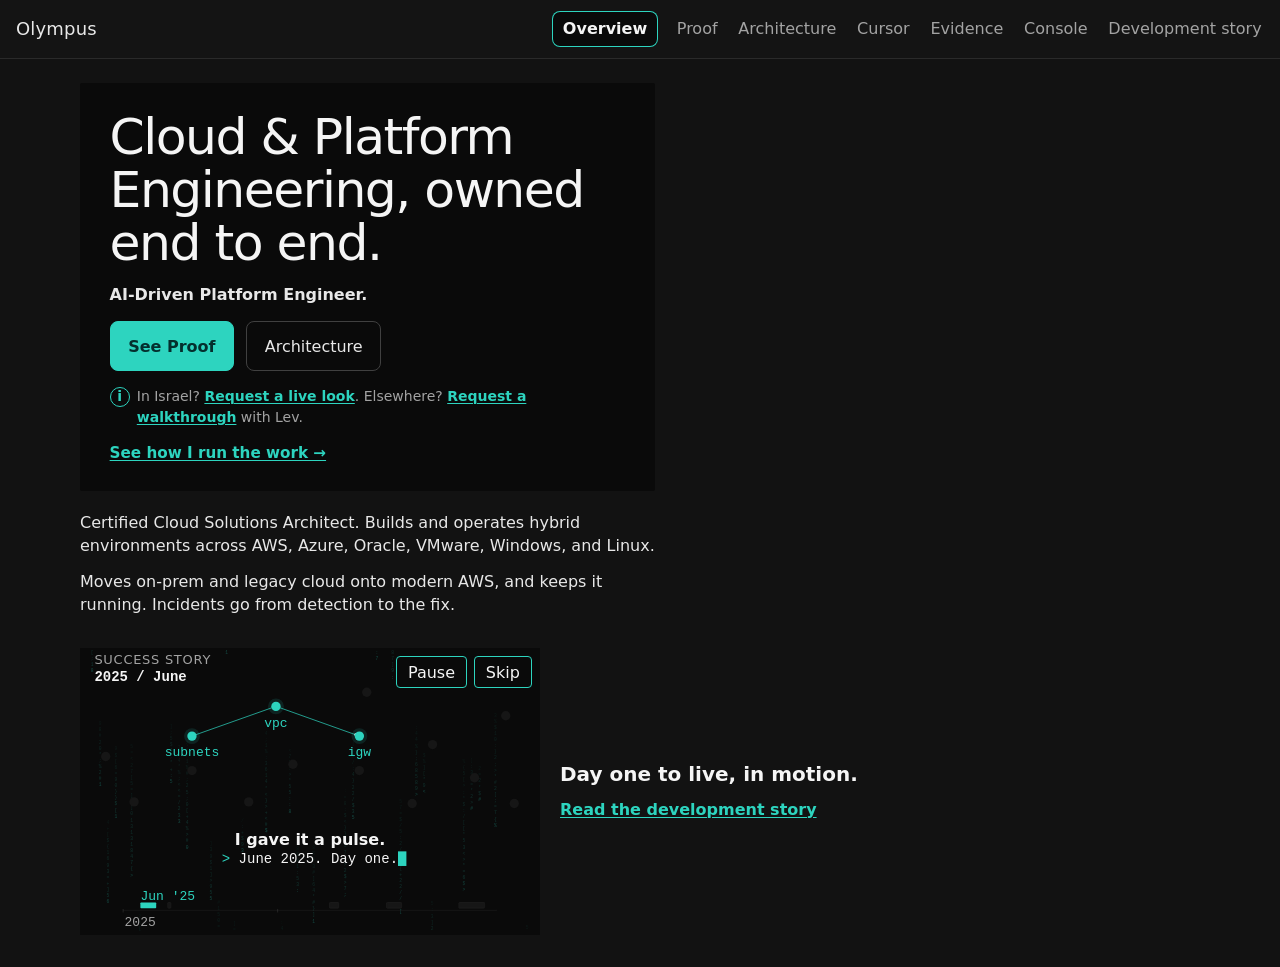
<file: olympus/index.html>
<!DOCTYPE html>
<html lang="en">
<head>
  <meta charset="utf-8">
  <meta name="viewport" content="width=device-width, initial-scale=1">
  <meta name="color-scheme" content="dark">
  <title>Olympus — Overview</title>
  <link rel="stylesheet" href="styles.css">
</head>
<body class="page-overview">
  <a class="skip-link" href="#main">Skip to content</a>
  <header class="site-header">
    <div class="header-inner">
      <a class="brand" href="index.html">Olympus</a>
      <nav class="site-nav" aria-label="Primary">
        <a href="index.html" aria-current="page">Overview</a>
        <a href="proof.html">Proof</a>
        <a href="architecture.html">Architecture</a>
        <a href="cursor/index.html">Cursor</a>
        <a href="evidence.html">Evidence</a>
        <a href="console.html">Console</a>
        <a href="development-story.html">Development story</a>
      </nav>
    </div>
  </header>
  <main id="main">
    <section class="commerce" aria-labelledby="hero-title">
      <div class="sell-card">
        <h1 id="hero-title">Cloud &amp; Platform Engineering, owned end to end.</h1>
        <p class="role">AI-Driven Platform Engineer.</p>
        <div class="hero-actions">
          <a class="btn btn-primary" href="proof.html">See Proof</a>
          <a class="btn" href="architecture.html">Architecture</a>
        </div>
        <p class="region-note">
          <span class="region-note-mark" aria-hidden="true">i</span>
          <span>In Israel? <a href="console.html?state=form&amp;where=IL">Request a live look</a>. Elsewhere? <a href="console.html?state=form&amp;where=elsewhere">Request a walkthrough</a> with Lev.</span>
        </p>
        <p class="run-work"><a href="cursor/index.html">See how I run the work →</a></p>
      </div>
      <div class="second-look">
        <p>Certified Cloud Solutions Architect. Builds and operates hybrid environments across AWS, Azure, Oracle, VMware, Windows, and Linux.</p>
        <p>Moves on-prem and legacy cloud onto modern AWS, and keeps it running. Incidents go from detection to the fix.</p>
      </div>
    </section>
    <section class="ov-story" aria-label="Development story">
      <div class="ds-stage" data-devstory data-variant="embed"></div>
      <div class="ov-story-copy">
        <p>Day one to live, in motion.</p>
        <a href="development-story.html">Read the development story</a>
      </div>
    </section>
  </main>
  <script src="console-data.js"></script>
  <script src="devstory.js"></script>
</body>
</html>
</file>
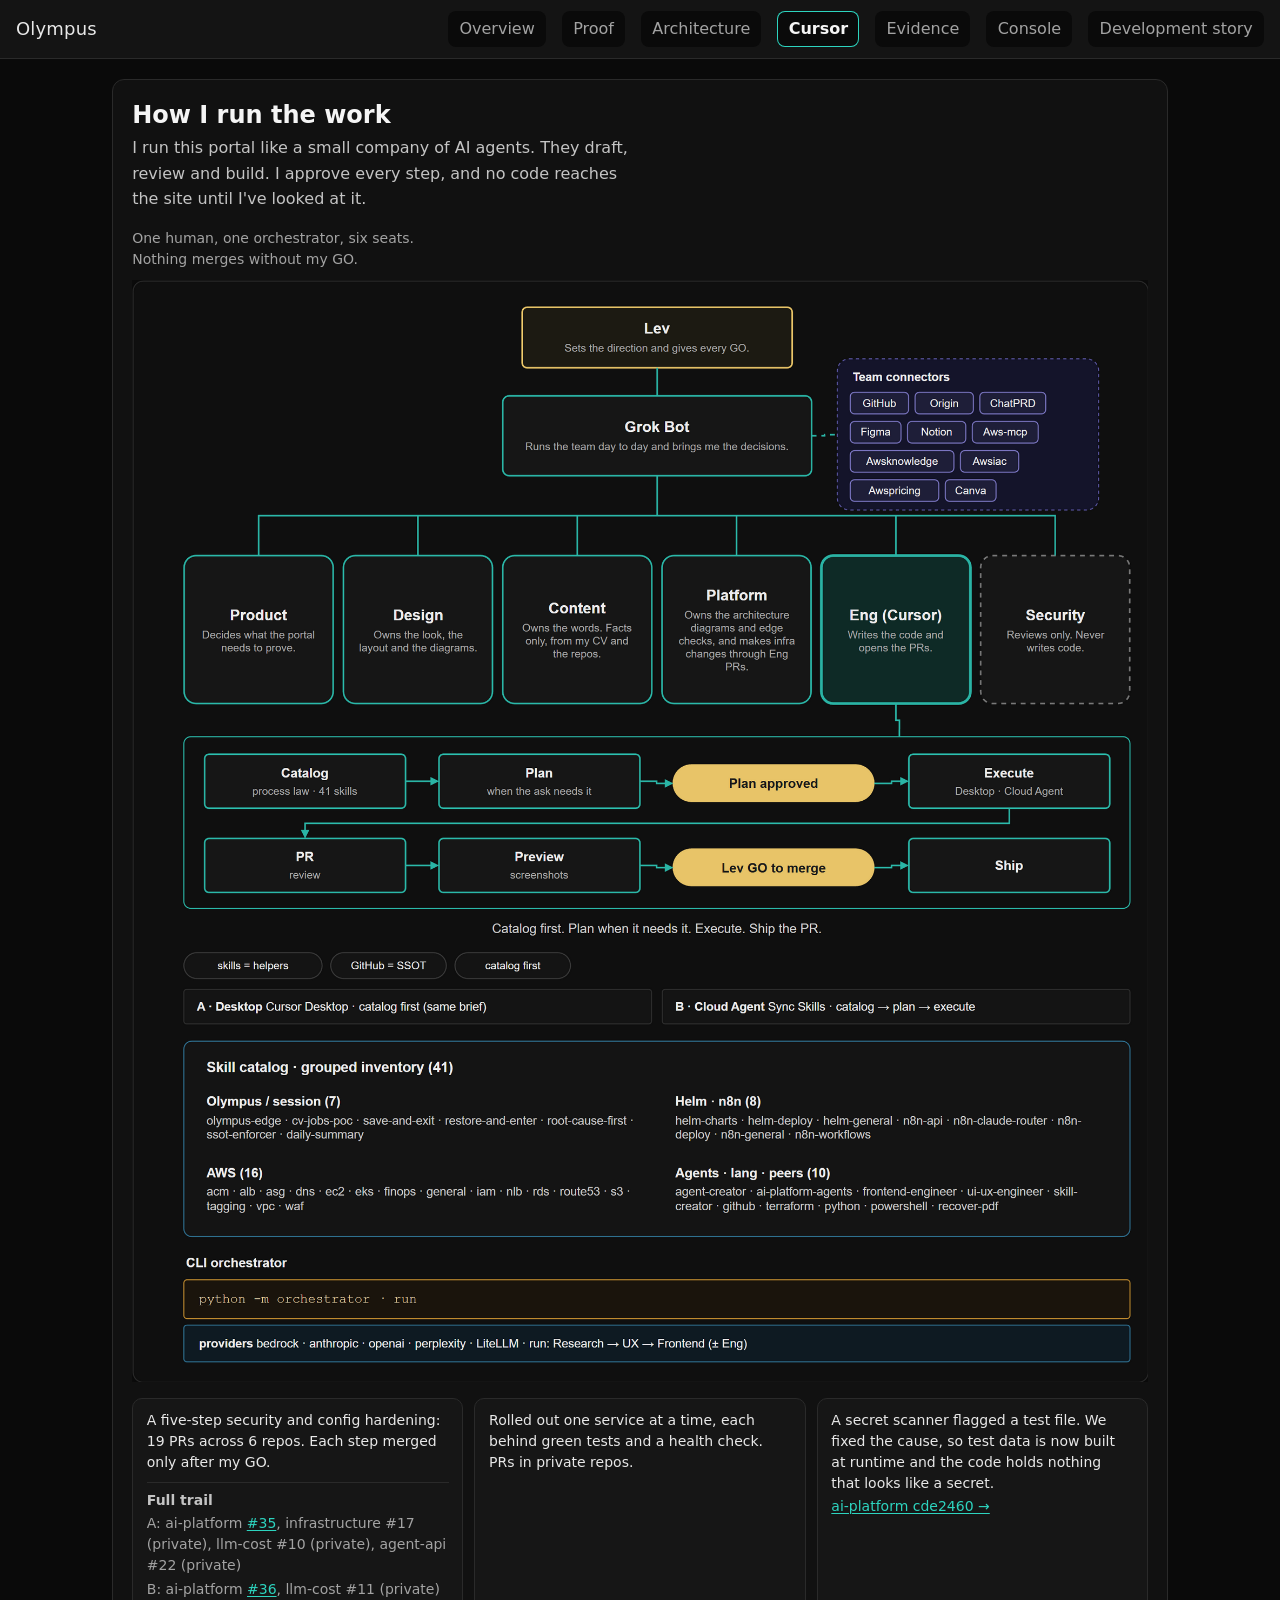
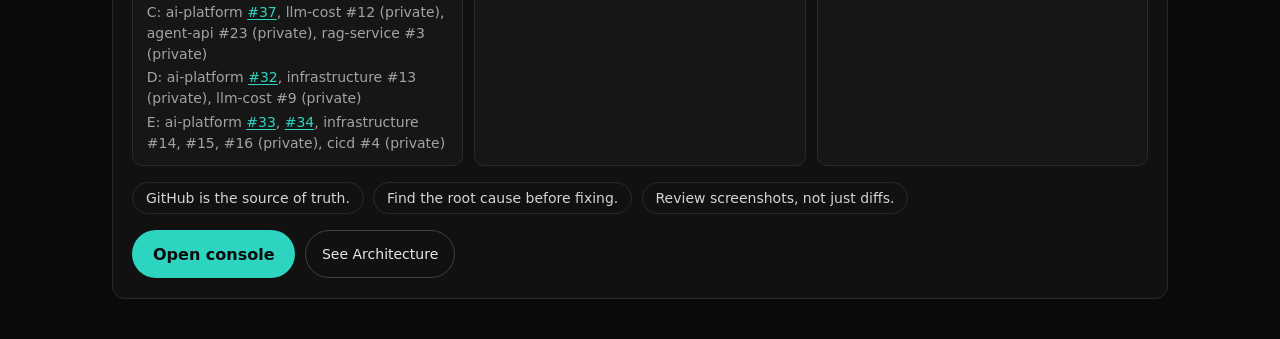
<file: olympus/cursor/index.html>
<!DOCTYPE html>
<html lang="en">
<head>
  <meta charset="utf-8">
  <meta name="viewport" content="width=device-width, initial-scale=1">
  <meta name="color-scheme" content="dark">
  <title>Olympus — Cursor</title>
  <link rel="stylesheet" href="../styles.css">
</head>
<body class="page-cursor">
  <a class="skip-link" href="#main">Skip to content</a>
  <header class="site-header">
    <div class="header-inner">
      <a class="brand" href="../index.html">Olympus</a>
      <nav class="site-nav" aria-label="Primary">
        <a href="../index.html">Overview</a>
        <a href="../proof.html">Proof</a>
        <a href="../architecture.html">Architecture</a>
        <a href="index.html" aria-current="page">Cursor</a>
        <a href="../evidence.html">Evidence</a>
        <a href="../console.html">Console</a>
        <a href="../development-story.html">Development story</a>
      </nav>
    </div>
  </header>
  <main id="main">
    <section class="run-card" aria-labelledby="run-title">
      <h1 id="run-title">How I run the work</h1>
      <p class="intro">I run this portal like a small company of AI agents. They draft, review and build. I approve every step, and no code reaches the site until I've looked at it.</p>
      <p class="subline">One human, one orchestrator, six seats.</p>
      <p class="subline">Nothing merges without my GO.</p>
      <figure class="cursor-diagram">
        <img
          src="../diagrams/olympus-agent-company-cursor-v5.png"
          width="1880"
          height="2040"
          alt="Lev sets the direction. Grok Bot runs the team beside the team connectors. Six seats: Product, Design, Content, Platform, Eng highlighted, Security dashed. Two-row flow: Catalog, Plan, Plan approved, Execute, then PR, Preview, Lev GO to merge, Ship. Grouped skill inventory 7, 16, 8, and 10. CLI orchestrator providers: bedrock, anthropic, openai, perplexity.">
      </figure>
      <ul class="proof-chips">
        <li>
          <p>A five-step security and config hardening: 19 PRs across 6 repos. Each step merged only after my GO.</p>
          <div class="trail">
            <p><strong>Full trail</strong></p>
            <p>A: ai-platform <a rel="noopener noreferrer" target="_blank" href="https://github.com/LevKesha/ai-platform/pull/35">#35</a>, infrastructure #17 (private), llm-cost #10 (private), agent-api #22 (private)</p>
            <p>B: ai-platform <a rel="noopener noreferrer" target="_blank" href="https://github.com/LevKesha/ai-platform/pull/36">#36</a>, llm-cost #11 (private)</p>
            <p>C: ai-platform <a rel="noopener noreferrer" target="_blank" href="https://github.com/LevKesha/ai-platform/pull/37">#37</a>, llm-cost #12 (private), agent-api #23 (private), rag-service #3 (private)</p>
            <p>D: ai-platform <a rel="noopener noreferrer" target="_blank" href="https://github.com/LevKesha/ai-platform/pull/32">#32</a>, infrastructure #13 (private), llm-cost #9 (private)</p>
            <p>E: ai-platform <a rel="noopener noreferrer" target="_blank" href="https://github.com/LevKesha/ai-platform/pull/33">#33</a>, <a rel="noopener noreferrer" target="_blank" href="https://github.com/LevKesha/ai-platform/pull/34">#34</a>, infrastructure #14, #15, #16 (private), cicd #4 (private)</p>
          </div>
        </li>
        <li>
          <p>Rolled out one service at a time, each behind green tests and a health check. PRs in private repos.</p>
        </li>
        <li>
          <p>A secret scanner flagged a test file. We fixed the cause, so test data is now built at runtime and the code holds nothing that looks like a secret.</p>
          <p><a rel="noopener noreferrer" target="_blank" href="https://github.com/LevKesha/ai-platform/commit/cde2460b9f810fb4b3369c86dcc910dcfec0a2dd">ai-platform cde2460 →</a></p>
        </li>
      </ul>
      <ul class="prin">
        <li>GitHub is the source of truth.</li>
        <li>Find the root cause before fixing.</li>
        <li>Review screenshots, not just diffs.</li>
      </ul>
      <div class="btnrow">
        <a class="btn btn-primary" href="../console.html">Open console</a>
        <a class="btn" href="../architecture.html">See Architecture</a>
      </div>
    </section>
  </main>
</body>
</html>
</file>
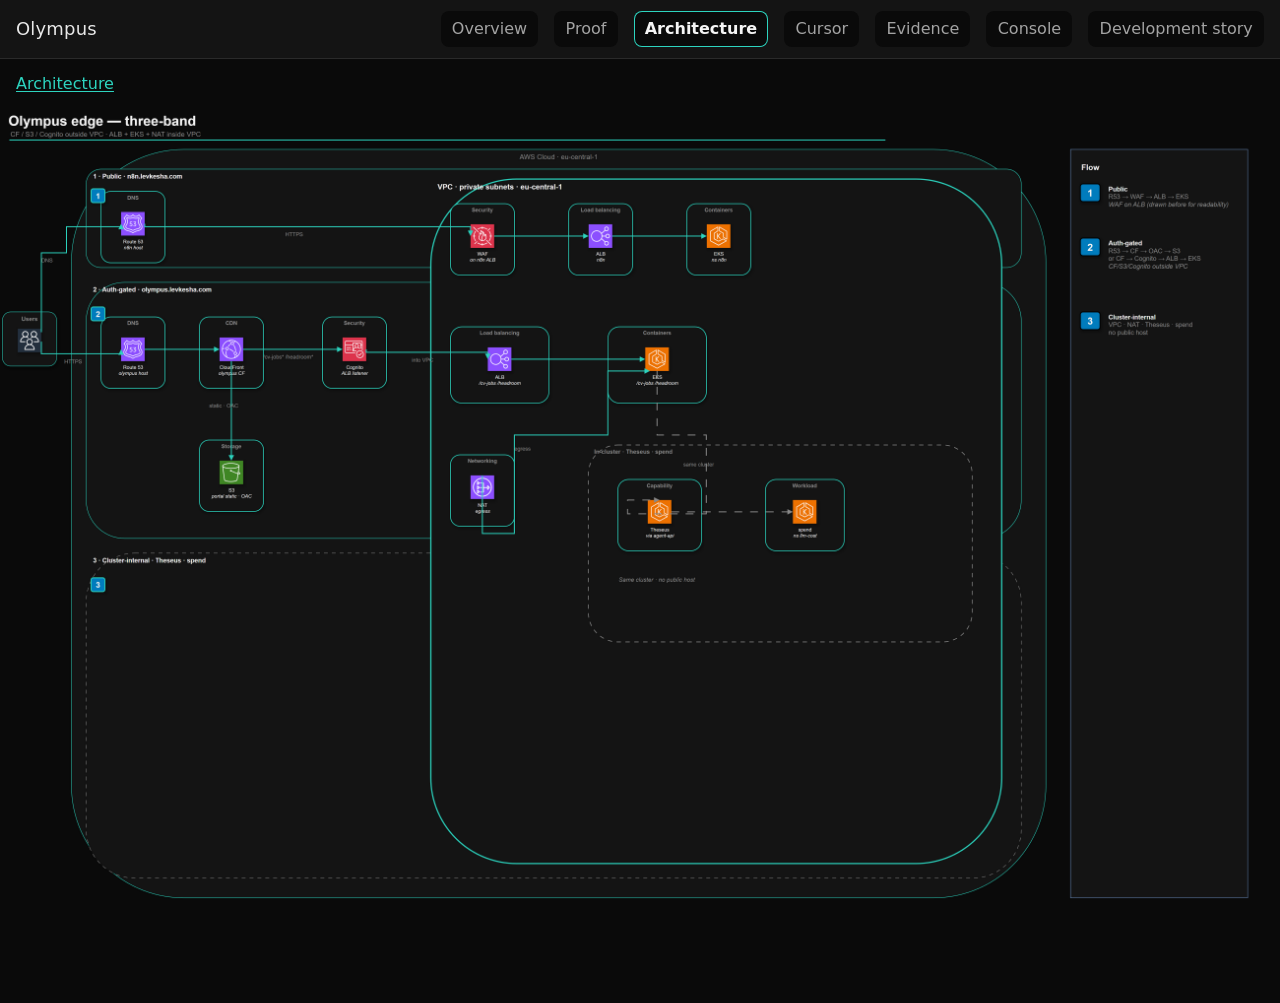
<file: olympus/architecture-view.html>
<!DOCTYPE html>
<html lang="en">
<head>
  <meta charset="utf-8">
  <meta name="viewport" content="width=device-width, initial-scale=1">
  <meta name="color-scheme" content="dark">
  <title>Olympus — Architecture</title>
  <link rel="stylesheet" href="styles.css">
</head>
<body class="page-arch-viewer">
  <a class="skip-link" href="#main">Skip to content</a>
  <header class="site-header">
    <div class="header-inner">
      <a class="brand" href="index.html">Olympus</a>
      <nav class="site-nav" aria-label="Primary">
        <a href="index.html">Overview</a>
        <a href="proof.html">Proof</a>
        <a href="architecture.html" aria-current="page">Architecture</a>
        <a href="cursor/index.html">Cursor</a>
        <a href="evidence.html">Evidence</a>
        <a href="console.html">Console</a>
        <a href="development-story.html">Development story</a>
      </nav>
    </div>
  </header>
  <main id="main">
    <p class="viewer-back"><a href="architecture.html">Architecture</a></p>
    <figure class="viewer-shot" id="edge">
      <img src="diagrams/edge-three-band-v4.png" alt="Olympus edge three-band: public, auth-gated, and cluster-internal. CloudFront and Cognito outside the VPC. ALB, EKS, and NAT inside eu-central-1.">
    </figure>
    <figure class="viewer-shot" id="cluster">
      <img src="diagrams/k8s-internal-hero-v4.png" alt="Inside the cluster on dev-cluster in eu-central-1. Ship lane from GitHub Actions to ECR to Helm. Runtime lane from ingress to agent-api, mcp-server, rag-service, and llm-spend.">
    </figure>
    <figure class="viewer-shot" id="cv-jobs">
      <img src="diagrams/b1-cv-jobs-seq-v4.png" alt="CV times Jobs sequence: Master CV, Fit, Tailor, TXT, through LiteLLM.">
    </figure>
    <figure class="viewer-shot" id="spend">
      <img src="diagrams/b2-cost-spend-loop-v4.png" alt="Spend loop in namespace llm-cost: llm-spend, Headroom savings, LiteLLM.">
    </figure>
    <figure class="viewer-shot" id="restore">
      <img src="diagrams/b3-soft-down-restore-v4.png" alt="Soft-down restore-and-enter on top. Teardown and restore-after-teardown below. ECR kept.">
    </figure>
  </main>
</body>
</html>
</file>
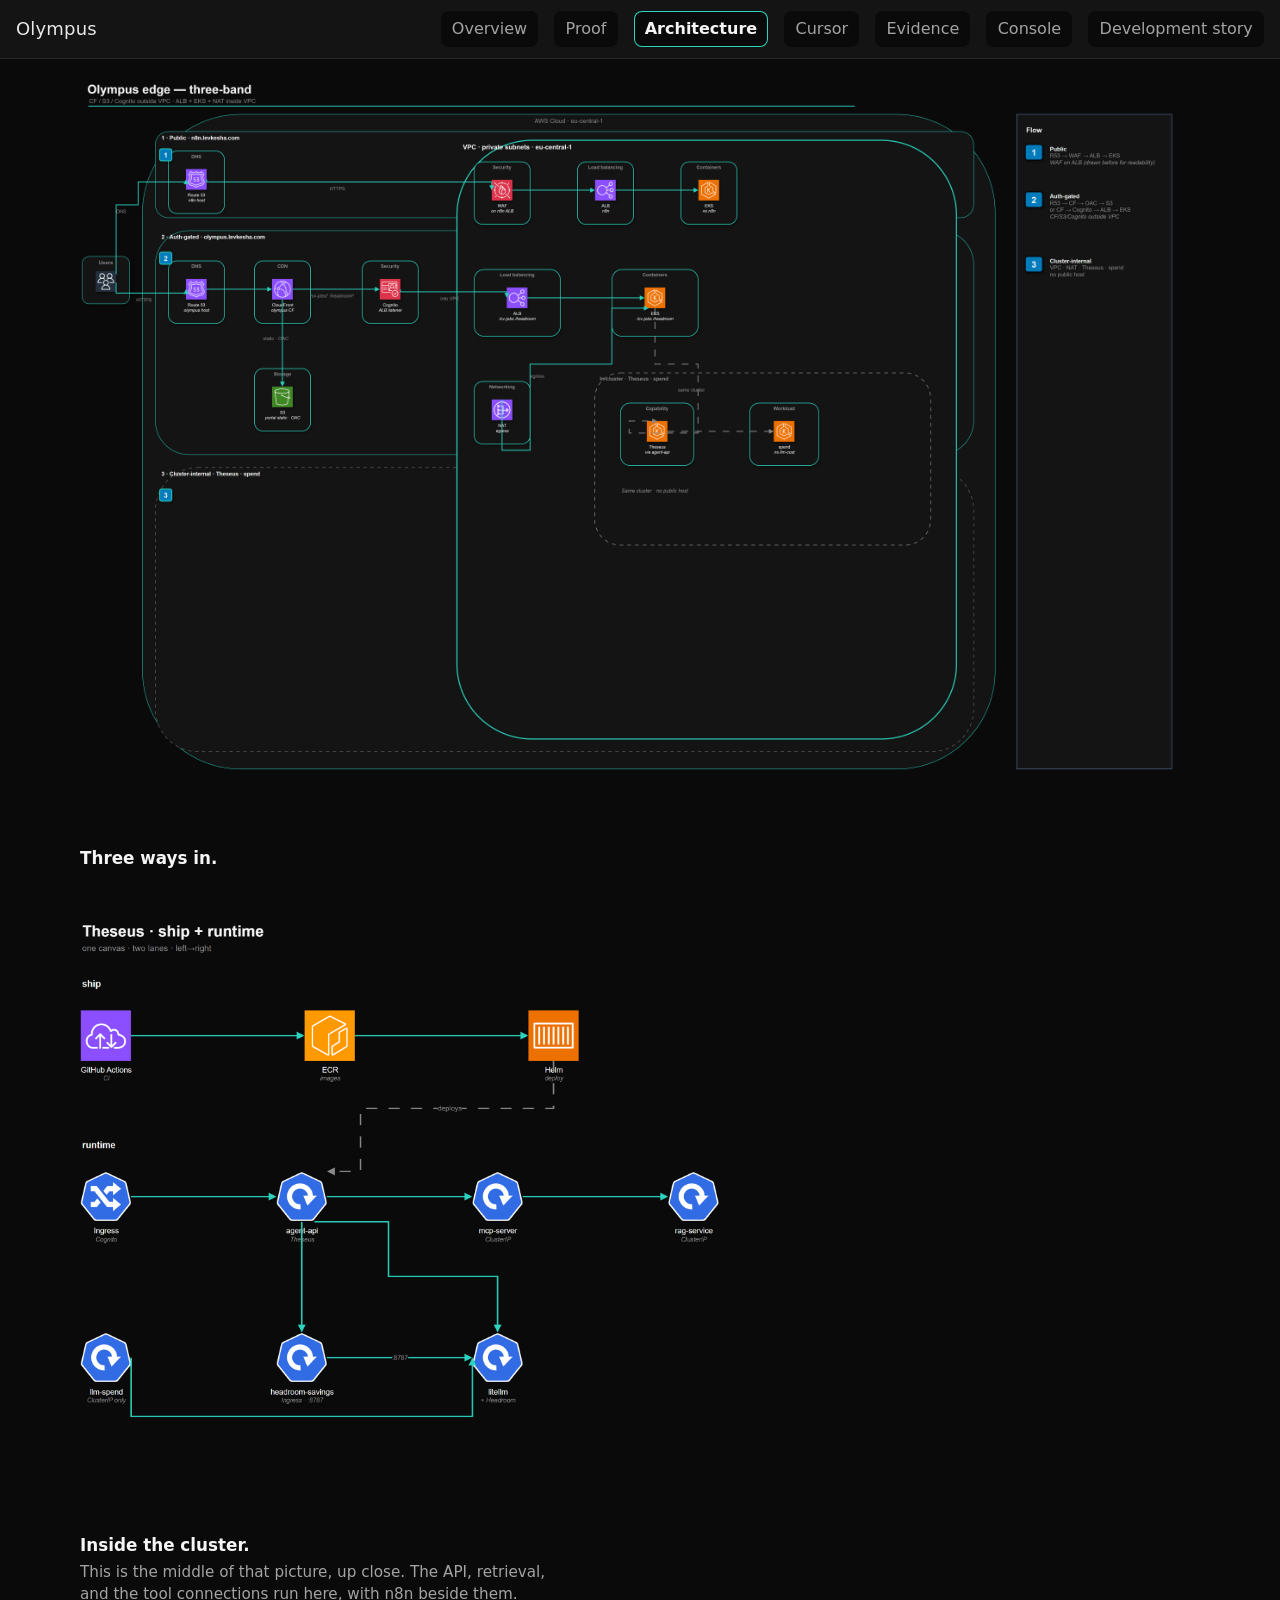
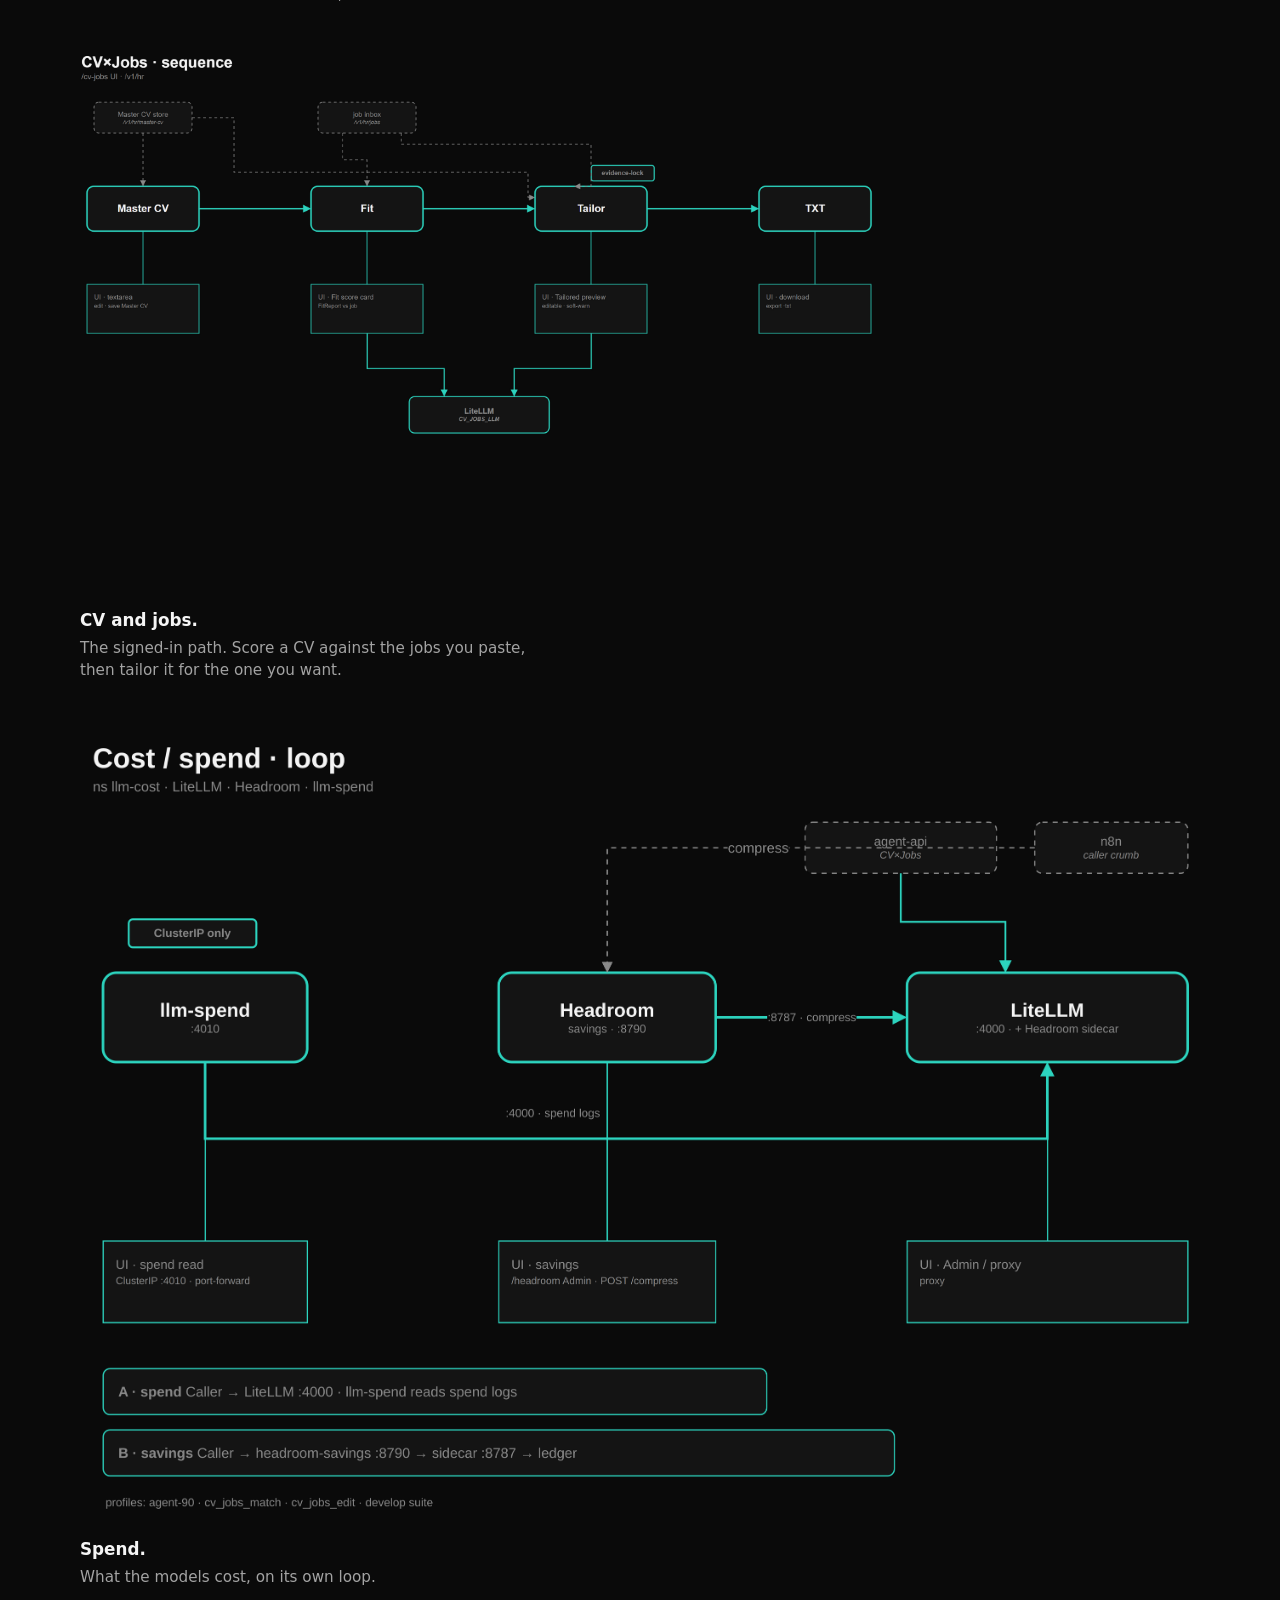
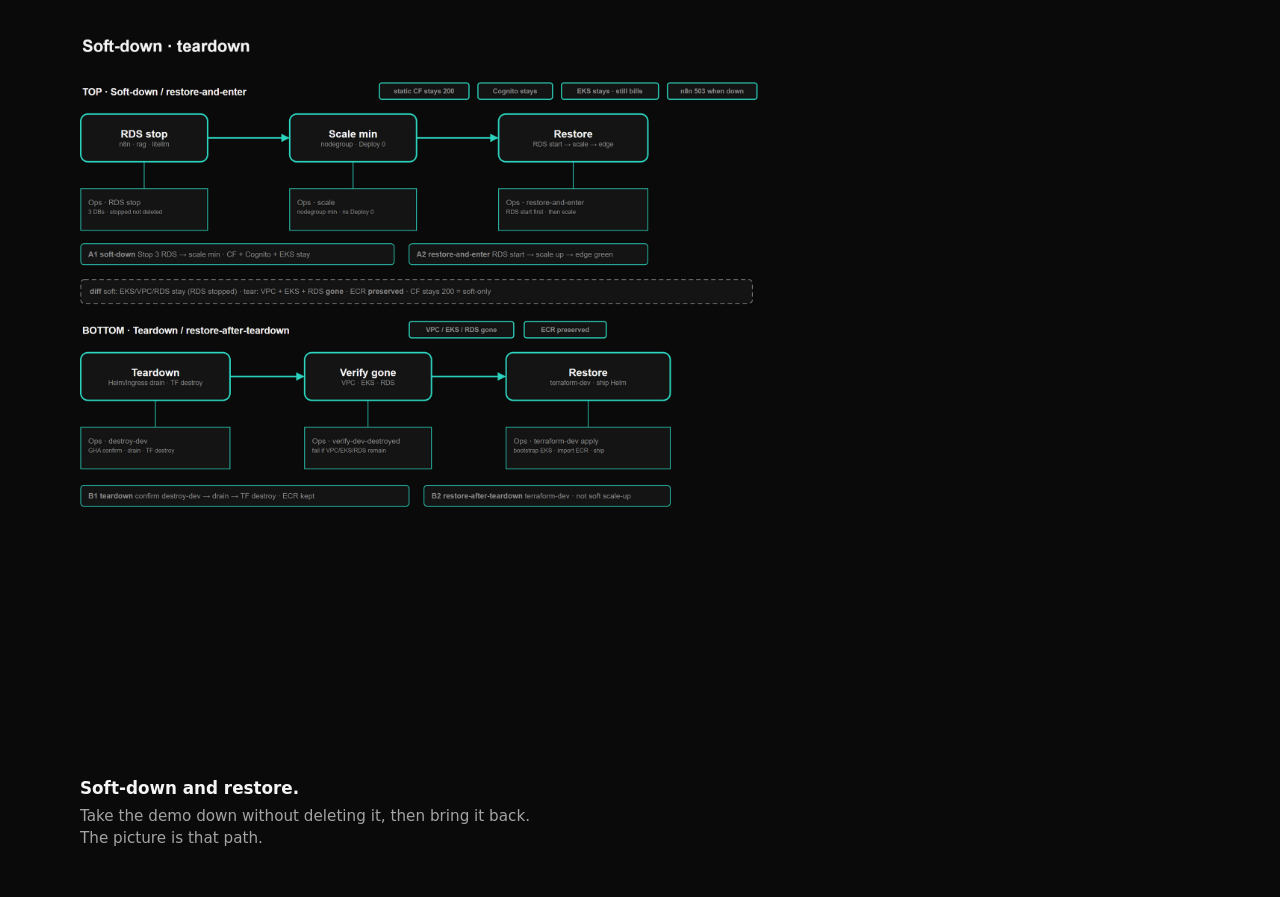
<file: olympus/architecture.html>
<!DOCTYPE html>
<html lang="en">
<head>
  <meta charset="utf-8">
  <meta name="viewport" content="width=device-width, initial-scale=1">
  <meta name="color-scheme" content="dark">
  <title>Olympus — Architecture</title>
  <link rel="stylesheet" href="styles.css">
</head>
<body class="page-architecture">
  <a class="skip-link" href="#main">Skip to content</a>
  <header class="site-header">
    <div class="header-inner">
      <a class="brand" href="index.html">Olympus</a>
      <nav class="site-nav" aria-label="Primary">
        <a href="index.html">Overview</a>
        <a href="proof.html">Proof</a>
        <a href="architecture.html" aria-current="page">Architecture</a>
        <a href="cursor/index.html">Cursor</a>
        <a href="evidence.html">Evidence</a>
        <a href="console.html">Console</a>
        <a href="development-story.html">Development story</a>
      </nav>
    </div>
  </header>
  <main id="main">
    <div class="arch-stack">
      <figure class="arch-block">
        <a href="diagrams/edge-three-band-v4.png" target="_blank" rel="noopener noreferrer"><img src="diagrams/edge-three-band-v4.png" alt="Olympus edge three-band: public, auth-gated, and cluster-internal. CloudFront and Cognito outside the VPC. ALB, EKS, and NAT inside eu-central-1."></a>
        <h2>Three ways in.</h2>
      </figure>
      <figure class="arch-block">
        <a href="diagrams/k8s-internal-hero-v4.png" target="_blank" rel="noopener noreferrer"><img src="diagrams/k8s-internal-hero-v4.png" alt="Inside the cluster on dev-cluster in eu-central-1. Ship lane from GitHub Actions to ECR to Helm. Runtime lane from ingress to agent-api, mcp-server, rag-service, and llm-spend."></a>
        <h2>Inside the cluster.</h2>
        <p>This is the middle of that picture, up close. The API, retrieval, and the tool connections run here, with n8n beside them.</p>
      </figure>
      <figure class="arch-block">
        <a href="diagrams/b1-cv-jobs-seq-v4.png" target="_blank" rel="noopener noreferrer"><img src="diagrams/b1-cv-jobs-seq-v4.png" alt="CV times Jobs sequence: Master CV, Fit, Tailor, TXT, through LiteLLM."></a>
        <h2>CV and jobs.</h2>
        <p>The signed-in path. Score a CV against the jobs you paste, then tailor it for the one you want.</p>
      </figure>
      <figure class="arch-block">
        <a href="diagrams/b2-cost-spend-loop-v4.png" target="_blank" rel="noopener noreferrer"><img src="diagrams/b2-cost-spend-loop-v4.png" alt="Spend loop in namespace llm-cost: llm-spend, Headroom savings, LiteLLM."></a>
        <h2>Spend.</h2>
        <p>What the models cost, on its own loop.</p>
      </figure>
      <figure class="arch-block">
        <a href="diagrams/b3-soft-down-restore-v4.png" target="_blank" rel="noopener noreferrer"><img src="diagrams/b3-soft-down-restore-v4.png" alt="Soft-down restore-and-enter on top. Teardown and restore-after-teardown below. ECR kept."></a>
        <h2>Soft-down and restore.</h2>
        <p>Take the demo down without deleting it, then bring it back. The picture is that path.</p>
      </figure>
    </div>
  </main>
</body>
</html>
</file>
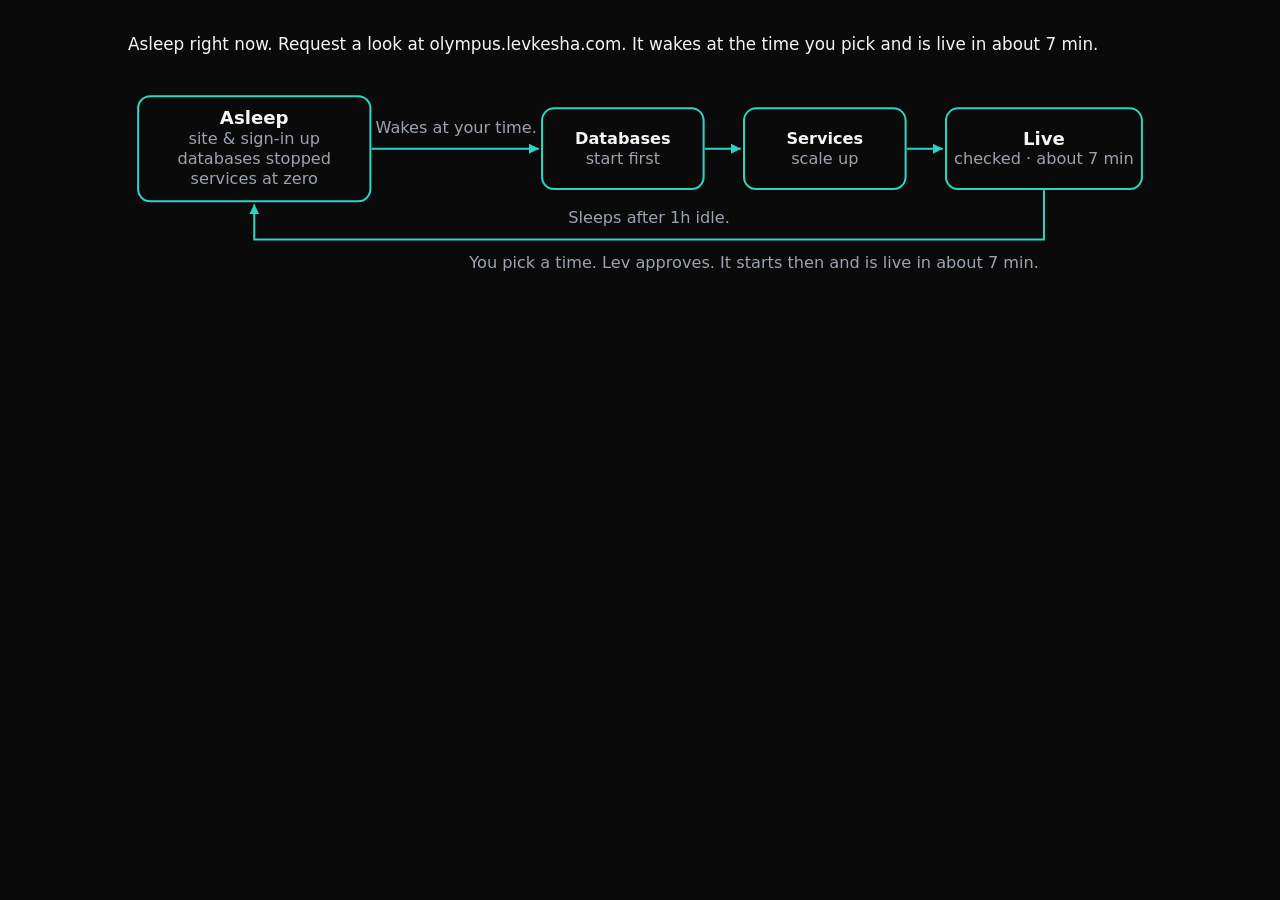
<file: olympus/asleep.html>
<!DOCTYPE html>
<html lang="en">
<head>
  <meta charset="utf-8">
  <meta name="viewport" content="width=device-width, initial-scale=1">
  <meta name="color-scheme" content="dark">
  <title>Asleep</title>
  <style>
    html, body { margin: 0; background: #0a0a0a; color: #f5f5f5; color-scheme: dark; }
    body { font-family: "Segoe UI", system-ui, sans-serif; }
    main { max-width: 64rem; margin: 0 auto; padding: 2rem 1.25rem 3rem; }
    p { margin: 0 0 1.25rem; font-size: 1.05rem; line-height: 1.45; }
    svg { display: block; width: 100%; height: auto; }
    .phone { display: none; }
    @media (max-width: 720px) {
      .desk { display: none; }
      .phone { display: block; }
    }
  </style>
</head>
<body>
  <main>
    <p>Asleep right now. Request a look at olympus.levkesha.com. It wakes at the time you pick and is live in about 7 min.</p>
    <div class="desk"><svg xmlns='http://www.w3.org/2000/svg' width='1014' height='203' viewBox='0 0 1014 203'><defs><marker id='a' markerWidth='10' markerHeight='10' refX='9' refY='5' orient='auto' markerUnits='userSpaceOnUse'><path d='M0,0 L10,5 L0,10 z' fill='#2dd4bf'/></marker></defs><rect x='10' y='20' width='230' height='104' rx='12' fill='none' stroke='#2dd4bf' stroke-width='2'/><text x='125.0' y='48.0' font-family='Segoe UI, system-ui, Inter, Helvetica, Arial, sans-serif' font-size='18' font-weight='600' fill='#f5f5f5' text-anchor='middle'>Asleep</text><text x='125.0' y='67.0' font-family='Segoe UI, system-ui, Inter, Helvetica, Arial, sans-serif' font-size='16' fill='#9ca3af' text-anchor='middle'>site &amp; sign-in up</text><text x='125.0' y='87.0' font-family='Segoe UI, system-ui, Inter, Helvetica, Arial, sans-serif' font-size='16' fill='#9ca3af' text-anchor='middle'>databases stopped</text><text x='125.0' y='107.0' font-family='Segoe UI, system-ui, Inter, Helvetica, Arial, sans-serif' font-size='16' fill='#9ca3af' text-anchor='middle'>services at zero</text><rect x='410' y='32' width='160' height='80' rx='12' fill='none' stroke='#2dd4bf' stroke-width='2'/><text x='490.0' y='67.33333333333333' font-family='Segoe UI, system-ui, Inter, Helvetica, Arial, sans-serif' font-size='16' font-weight='600' fill='#f5f5f5' text-anchor='middle'>Databases</text><text x='490.0' y='87.0' font-family='Segoe UI, system-ui, Inter, Helvetica, Arial, sans-serif' font-size='16' fill='#9ca3af' text-anchor='middle'>start first</text><rect x='610' y='32' width='160' height='80' rx='12' fill='none' stroke='#2dd4bf' stroke-width='2'/><text x='690.0' y='67.33333333333333' font-family='Segoe UI, system-ui, Inter, Helvetica, Arial, sans-serif' font-size='16' font-weight='600' fill='#f5f5f5' text-anchor='middle'>Services</text><text x='690.0' y='87.0' font-family='Segoe UI, system-ui, Inter, Helvetica, Arial, sans-serif' font-size='16' fill='#9ca3af' text-anchor='middle'>scale up</text><rect x='810' y='32' width='194' height='80' rx='12' fill='none' stroke='#2dd4bf' stroke-width='2'/><text x='907.0' y='68.0' font-family='Segoe UI, system-ui, Inter, Helvetica, Arial, sans-serif' font-size='18' font-weight='600' fill='#f5f5f5' text-anchor='middle'>Live</text><text x='907.0' y='87.0' font-family='Segoe UI, system-ui, Inter, Helvetica, Arial, sans-serif' font-size='16' fill='#9ca3af' text-anchor='middle'>checked · about 7 min</text><path d='M242,72 H406' fill='none' stroke='#2dd4bf' stroke-width='2' stroke-linecap='round' marker-end='url(#a)'/><text x='325' y='56' font-family='Segoe UI, system-ui, Inter, Helvetica, Arial, sans-serif' font-size='16' fill='#9ca3af' text-anchor='middle'>Wakes at your time.</text><path d='M572,72 H606' fill='none' stroke='#2dd4bf' stroke-width='2' stroke-linecap='round' marker-end='url(#a)'/><path d='M772,72 H806' fill='none' stroke='#2dd4bf' stroke-width='2' stroke-linecap='round' marker-end='url(#a)'/><path d='M907,114 V162 H125 V128' fill='none' stroke='#2dd4bf' stroke-width='2' stroke-linecap='round' marker-end='url(#a)'/><text x='516' y='146' font-family='Segoe UI, system-ui, Inter, Helvetica, Arial, sans-serif' font-size='16' fill='#9ca3af' text-anchor='middle'>Sleeps after 1h idle.</text><text x='620' y='190' font-family='Segoe UI, system-ui, Inter, Helvetica, Arial, sans-serif' font-size='16' fill='#9ca3af' text-anchor='middle'>You pick a time. Lev approves. It starts then and is live in about 7 min.</text></svg></div>
    <div class="phone"><svg xmlns="http://www.w3.org/2000/svg" width="360" height="560" viewBox="0 0 360 560">
  <defs>
    <marker id="b" markerWidth="10" markerHeight="10" refX="9" refY="5" orient="auto" markerUnits="userSpaceOnUse">
      <path d="M0,0 L10,5 L0,10 z" fill="#2dd4bf"/>
    </marker>
  </defs>
  <rect x="28" y="8" width="324" height="108" rx="12" fill="none" stroke="#2dd4bf" stroke-width="2"/>
  <text x="190" y="36" font-family="Segoe UI, system-ui, Inter, Helvetica, Arial, sans-serif" font-size="18" font-weight="600" fill="#f5f5f5" text-anchor="middle">Asleep</text>
  <text x="190" y="58" font-family="Segoe UI, system-ui, Inter, Helvetica, Arial, sans-serif" font-size="16" fill="#9ca3af" text-anchor="middle">site &amp; sign-in up</text>
  <text x="190" y="78" font-family="Segoe UI, system-ui, Inter, Helvetica, Arial, sans-serif" font-size="16" fill="#9ca3af" text-anchor="middle">databases stopped</text>
  <text x="190" y="98" font-family="Segoe UI, system-ui, Inter, Helvetica, Arial, sans-serif" font-size="16" fill="#9ca3af" text-anchor="middle">services at zero</text>
  <text x="190" y="144" font-family="Segoe UI, system-ui, Inter, Helvetica, Arial, sans-serif" font-size="16" fill="#9ca3af" text-anchor="middle">Wakes at your time.</text>
  <path d="M190,152 V180" fill="none" stroke="#2dd4bf" stroke-width="2" stroke-linecap="round" marker-end="url(#b)"/>
  <rect x="28" y="188" width="324" height="72" rx="12" fill="none" stroke="#2dd4bf" stroke-width="2"/>
  <text x="190" y="220" font-family="Segoe UI, system-ui, Inter, Helvetica, Arial, sans-serif" font-size="16" font-weight="600" fill="#f5f5f5" text-anchor="middle">Databases</text>
  <text x="190" y="242" font-family="Segoe UI, system-ui, Inter, Helvetica, Arial, sans-serif" font-size="16" fill="#9ca3af" text-anchor="middle">start first</text>
  <path d="M190,268 V296" fill="none" stroke="#2dd4bf" stroke-width="2" stroke-linecap="round" marker-end="url(#b)"/>
  <rect x="28" y="304" width="324" height="72" rx="12" fill="none" stroke="#2dd4bf" stroke-width="2"/>
  <text x="190" y="336" font-family="Segoe UI, system-ui, Inter, Helvetica, Arial, sans-serif" font-size="16" font-weight="600" fill="#f5f5f5" text-anchor="middle">Services</text>
  <text x="190" y="358" font-family="Segoe UI, system-ui, Inter, Helvetica, Arial, sans-serif" font-size="16" fill="#9ca3af" text-anchor="middle">scale up</text>
  <path d="M190,384 V412" fill="none" stroke="#2dd4bf" stroke-width="2" stroke-linecap="round" marker-end="url(#b)"/>
  <rect x="28" y="420" width="324" height="72" rx="12" fill="none" stroke="#2dd4bf" stroke-width="2"/>
  <text x="190" y="450" font-family="Segoe UI, system-ui, Inter, Helvetica, Arial, sans-serif" font-size="18" font-weight="600" fill="#f5f5f5" text-anchor="middle">Live</text>
  <text x="190" y="474" font-family="Segoe UI, system-ui, Inter, Helvetica, Arial, sans-serif" font-size="16" fill="#9ca3af" text-anchor="middle">checked &#183; about 7 min</text>
  <text x="190" y="508" font-family="Segoe UI, system-ui, Inter, Helvetica, Arial, sans-serif" font-size="16" fill="#9ca3af" text-anchor="middle">You pick a time. Lev approves.</text>
  <text x="190" y="528" font-family="Segoe UI, system-ui, Inter, Helvetica, Arial, sans-serif" font-size="16" fill="#9ca3af" text-anchor="middle">It starts then and is live</text>
  <text x="190" y="548" font-family="Segoe UI, system-ui, Inter, Helvetica, Arial, sans-serif" font-size="16" fill="#9ca3af" text-anchor="middle">in about 7 min.</text>
  <path d="M28,456 H12 V62 H28" fill="none" stroke="#2dd4bf" stroke-width="2" stroke-linecap="round" marker-end="url(#b)"/>
</svg></div>
  </main>
</body>
</html>
</file>
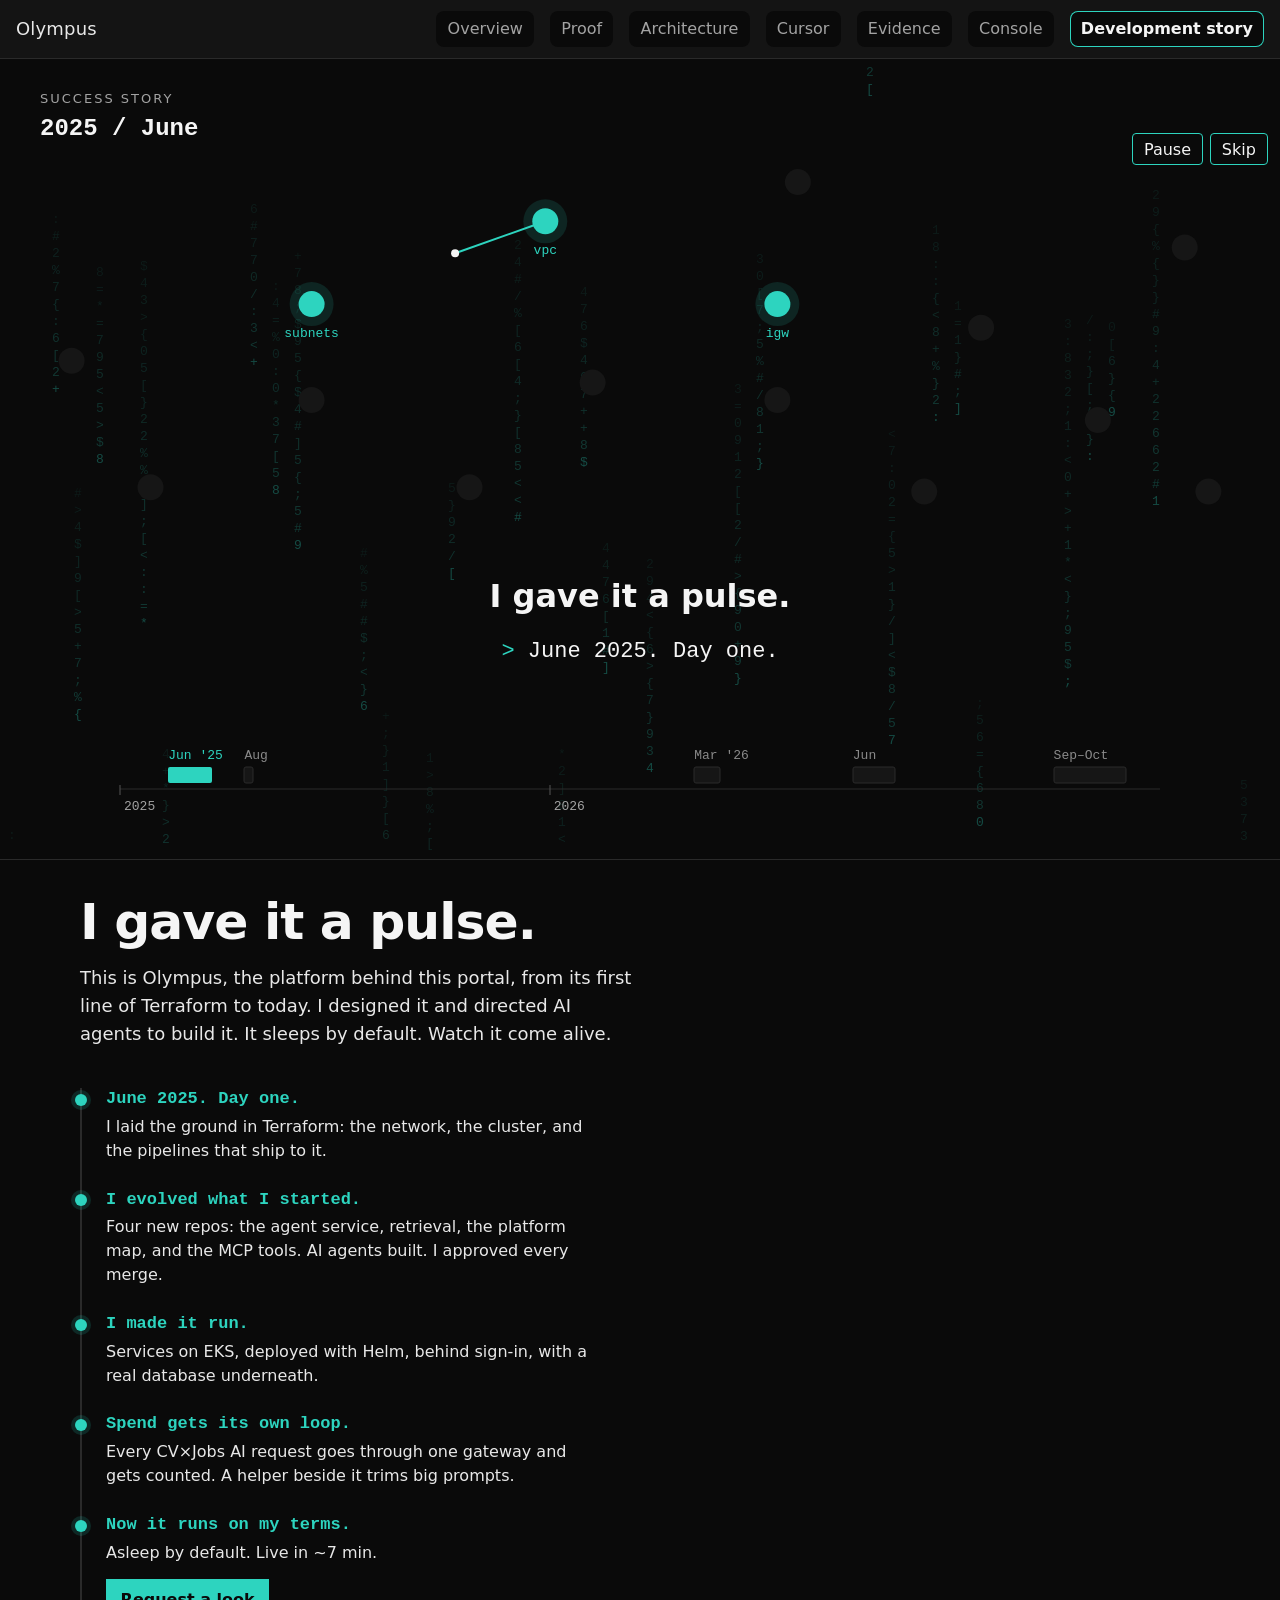
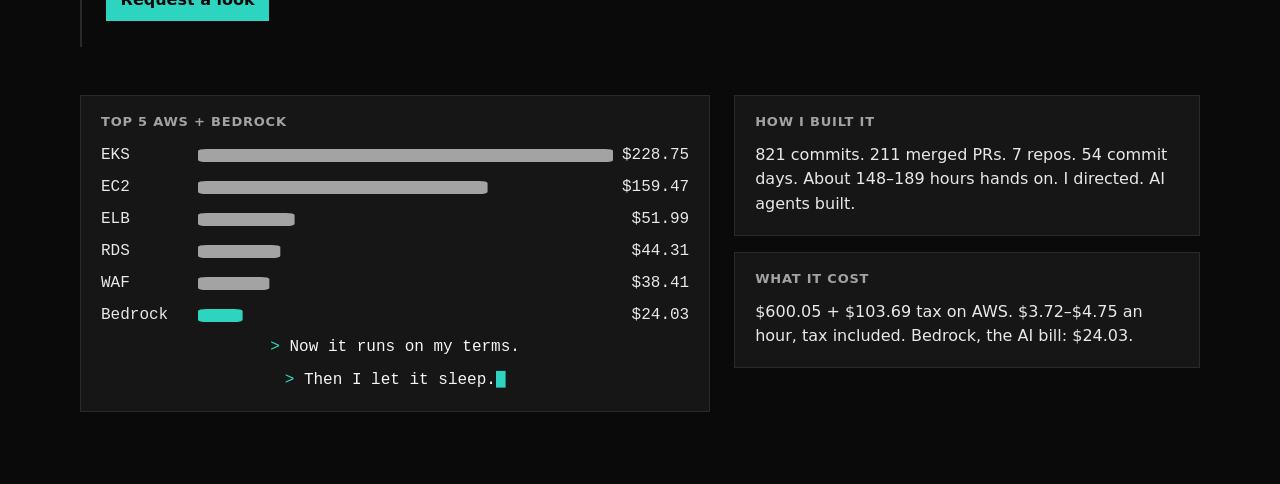
<file: olympus/development-story.html>
<!DOCTYPE html>
<html lang="en">
<head>
  <meta charset="utf-8">
  <meta name="viewport" content="width=device-width, initial-scale=1">
  <meta name="color-scheme" content="dark">
  <title>Olympus — Development story</title>
  <link rel="stylesheet" href="styles.css">
</head>
<body class="page-devstory">
  <a class="skip-link" href="#main">Skip to content</a>
  <header class="site-header">
    <div class="header-inner">
      <a class="brand" href="index.html">Olympus</a>
      <nav class="site-nav" aria-label="Primary">
        <a href="index.html">Overview</a>
        <a href="proof.html">Proof</a>
        <a href="architecture.html">Architecture</a>
        <a href="cursor/index.html">Cursor</a>
        <a href="evidence.html">Evidence</a>
        <a href="console.html">Console</a>
        <a href="development-story.html" aria-current="page">Development story</a>
      </nav>
    </div>
  </header>
  <main id="main">
    <div class="ds-hero">
      <div class="ds-stage" data-devstory data-variant="hero"></div>
    </div>
    <div class="ds-body">
      <h1>I gave it a pulse.</h1>
      <p class="intro">This is Olympus, the platform behind this portal, from its first line of Terraform to today. I designed it and directed AI agents to build it. It sleeps by default. Watch it come alive.</p>
      <ol class="ds-beats" id="ds-beats"></ol>
      <section class="ds-end" id="ds-end" aria-label="What it cost"></section>
    </div>
  </main>
  <script src="console-data.js"></script>
  <script src="devstory.js"></script>
</body>
</html>
</file>
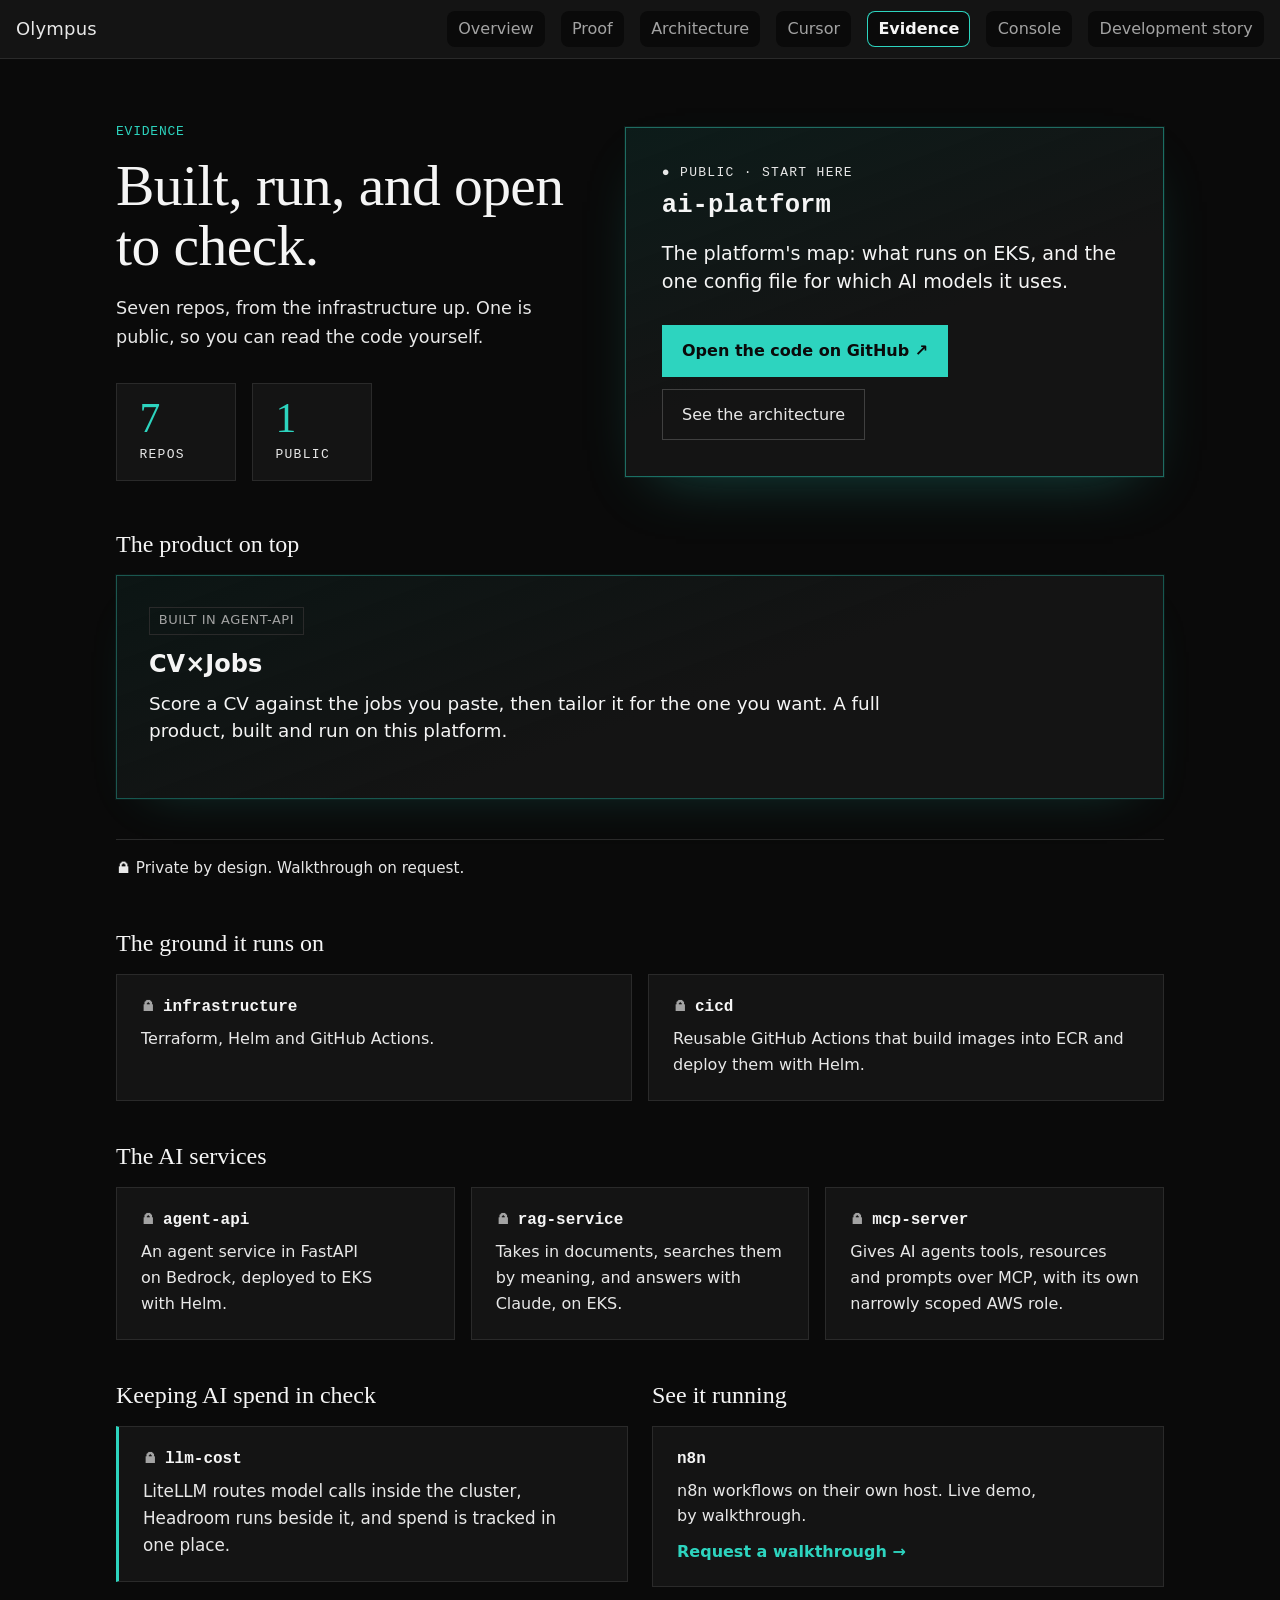
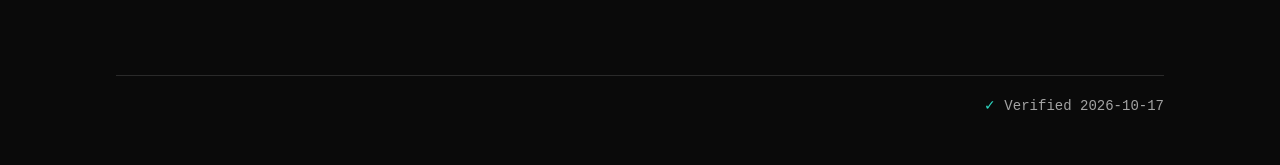
<file: olympus/evidence.html>
<!DOCTYPE html>
<html lang="en">
<head>
  <meta charset="utf-8">
  <meta name="viewport" content="width=device-width, initial-scale=1">
  <meta name="color-scheme" content="dark">
  <title>Olympus · Evidence</title>
  <link rel="stylesheet" href="styles.css">
</head>
<body class="page-evidence">
  <a class="skip-link" href="#main">Skip to content</a>
  <header class="site-header">
    <div class="header-inner">
      <a class="brand" href="index.html">Olympus</a>
      <nav class="site-nav" aria-label="Primary">
        <a href="index.html">Overview</a>
        <a href="proof.html">Proof</a>
        <a href="architecture.html">Architecture</a>
        <a href="cursor/index.html">Cursor</a>
        <a href="evidence.html" aria-current="page">Evidence</a>
        <a href="console.html">Console</a>
        <a href="development-story.html">Development story</a>
      </nav>
    </div>
  </header>
  <main id="main" class="ev">
    <section class="ev-hero" aria-labelledby="ev-title">
      <div class="ev-hero-copy">
        <p class="ev-eyebrow">Evidence</p>
        <h1 id="ev-title">Built, run, and open to check.</h1>
        <p class="ev-sub">Seven repos, from the infrastructure up. One is public, so you can read the code yourself.</p>
        <ul class="ev-stats" aria-label="Verified counts">
          <li><strong>7</strong><span>repos</span></li>
          <li><strong>1</strong><span>public</span></li>
        </ul>
      </div>
      <article class="ev-card ev-hero-card" aria-labelledby="ai-platform">
        <p class="ev-kicker"><span aria-hidden="true">●</span> Public · start here</p>
        <h2 id="ai-platform" class="mono">ai-platform</h2>
        <p class="ev-hero-line">The platform's map: what runs on EKS, and the one config file for which AI models it uses.</p>
        <div class="ev-actions">
          <a class="btn btn-primary" href="https://github.com/LevKesha/ai-platform" target="_blank" rel="noopener noreferrer">Open the code on GitHub <span aria-hidden="true">↗</span><span class="visually-hidden">(opens in new tab)</span></a>
          <a class="btn" href="architecture.html">See the architecture</a>
        </div>
      </article>
    </section>

    <section class="ev-group ev-product" aria-labelledby="g-product">
      <h2 id="g-product" class="ev-group-title">The product on top</h2>
      <article class="ev-card ev-product-card" aria-labelledby="cvjobs">
        <p class="ev-tag">Built in agent-api</p>
        <h3 id="cvjobs">CV×Jobs</h3>
        <p class="ev-product-line">Score a CV against the jobs you paste, then tailor it for the one you want. A full product, built and run on this platform.</p>
      </article>
    </section>

    <p class="ev-private"><span aria-hidden="true">🔒&#xFE0E;</span> Private by design. Walkthrough on request.</p>

    <section class="ev-group" aria-labelledby="g-foundation">
      <h2 id="g-foundation" class="ev-group-title">The ground it runs on</h2>
      <div class="ev-grid">
        <article class="ev-card"><h3 class="mono"><span class="lock" aria-label="Private">🔒&#xFE0E;</span>infrastructure</h3><p>Terraform, Helm and GitHub Actions.</p></article>
        <article class="ev-card"><h3 class="mono"><span class="lock" aria-label="Private">🔒&#xFE0E;</span>cicd</h3><p>Reusable GitHub Actions that build images into ECR and deploy them with Helm.</p></article>
      </div>
    </section>

    <section class="ev-group" aria-labelledby="g-ai">
      <h2 id="g-ai" class="ev-group-title">The AI services</h2>
      <div class="ev-grid">
        <article class="ev-card"><h3 class="mono"><span class="lock" aria-label="Private">🔒&#xFE0E;</span>agent-api</h3><p>An agent service in FastAPI on Bedrock, deployed to EKS with Helm.</p></article>
        <article class="ev-card"><h3 class="mono"><span class="lock" aria-label="Private">🔒&#xFE0E;</span>rag-service</h3><p>Takes in documents, searches them by meaning, and answers with Claude, on EKS.</p></article>
        <article class="ev-card"><h3 class="mono"><span class="lock" aria-label="Private">🔒&#xFE0E;</span>mcp-server</h3><p>Gives AI agents tools, resources and prompts over MCP, with its own narrowly scoped AWS role.</p></article>
      </div>
    </section>

    <div class="ev-split">
      <section class="ev-group" aria-labelledby="g-cost">
        <h2 id="g-cost" class="ev-group-title">Keeping AI spend in check</h2>
        <article class="ev-card ev-card-hl"><h3 class="mono"><span class="lock" aria-label="Private">🔒&#xFE0E;</span>llm-cost</h3><p>LiteLLM routes model calls inside the cluster, Headroom runs beside it, and spend is tracked in one place.</p></article>
      </section>
      <section class="ev-group" aria-labelledby="g-demo">
        <h2 id="g-demo" class="ev-group-title">See it running</h2>
        <!-- placeholder link until the request form exists -->
        <a class="ev-card ev-card-link" href="console.html?state=form"><h3 class="mono">n8n</h3><p class="ev-demo-line">n8n workflows on their own host. Live demo, by walkthrough.</p><p class="ev-cta">Request a walkthrough <span aria-hidden="true">→</span></p></a>
      </section>
    </div>

    <footer class="ev-foot">
      <p class="ev-verified"><span aria-hidden="true">✓</span> Verified <time id="ev-verified-date"></time></p>
    </footer>
  </main>
  <script src="console-data.js"></script>
  <script>
    (function () {
      var data = window.OLYMPUS_CONSOLE;
      var node = document.getElementById("ev-verified-date");
      if (!data || !data.verifiedOn || !node) return;
      node.dateTime = data.verifiedOn;
      node.textContent = data.verifiedOn;
    })();
  </script>
</body>
</html>
</file>
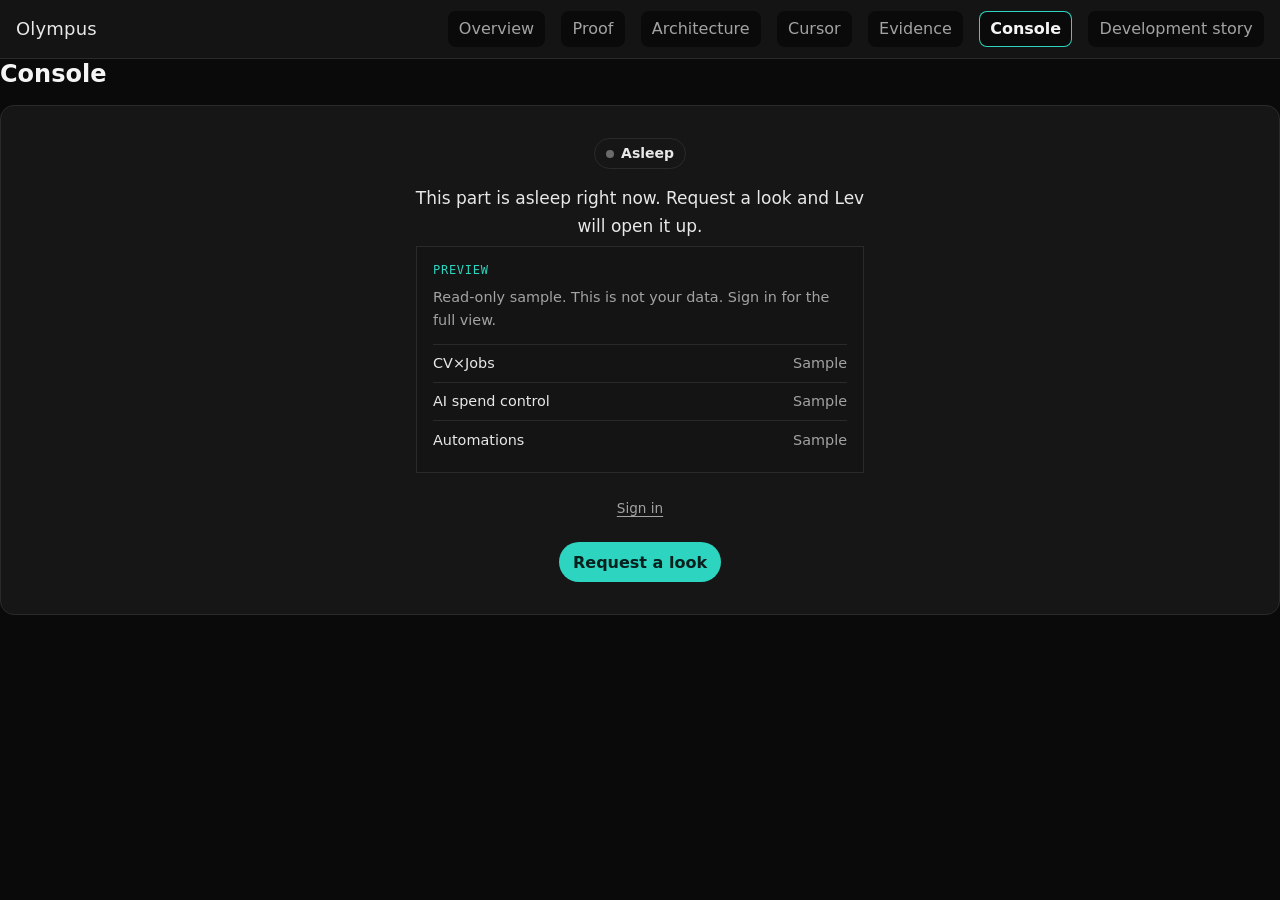
<file: olympus/gated.html>
<!DOCTYPE html>
<html lang="en">
<head>
  <meta charset="utf-8">
  <meta name="viewport" content="width=device-width, initial-scale=1">
  <meta name="color-scheme" content="dark">
  <title>Olympus — Asleep</title>
  <link rel="stylesheet" href="styles.css">
</head>
<body class="page-console">
  <a class="skip-link" href="#gated-panel">Skip to content</a>
  <header class="site-header">
    <div class="header-inner">
      <a class="brand" href="index.html">Olympus</a>
      <nav class="site-nav" aria-label="Primary">
        <a href="index.html">Overview</a>
        <a href="proof.html">Proof</a>
        <a href="architecture.html">Architecture</a>
        <a href="cursor/index.html">Cursor</a>
        <a href="evidence.html">Evidence</a>
        <a href="console.html" aria-current="page">Console</a>
        <a href="development-story.html">Development story</a>
      </nav>
    </div>
  </header>
  <main id="gated-panel" class="gated-wrap">
    <h1 id="gated-title">Console</h1>
    <section class="gated-panel" aria-labelledby="gated-title">
      <p class="sleep-pill"><span class="sleep-dot"></span><span class="sleep-status">Asleep</span></p>
      <p class="gated-copy">This part is asleep right now. Request a look and Lev will open it up.</p>
      <aside class="anon-preview" aria-label="Read-only preview">
        <p class="anon-kicker">Preview</p>
        <p class="anon-note">Read-only sample. This is not your data. Sign in for the full view.</p>
        <div class="anon-row"><span>CV×Jobs</span><span class="anon-mark">Sample</span></div>
        <div class="anon-row"><span>AI spend control</span><span class="anon-mark">Sample</span></div>
        <div class="anon-row"><span>Automations</span><span class="anon-mark">Sample</span></div>
      </aside>
      <p class="anon-quiet"><a href="/cv-jobs/">Sign in</a></p>
      <button type="button" class="btn btn-primary sleep-cta" id="gated-look">Request a look</button>
    </section>
  </main>
  <script src="sleep.js"></script>
</body>
</html>
</file>
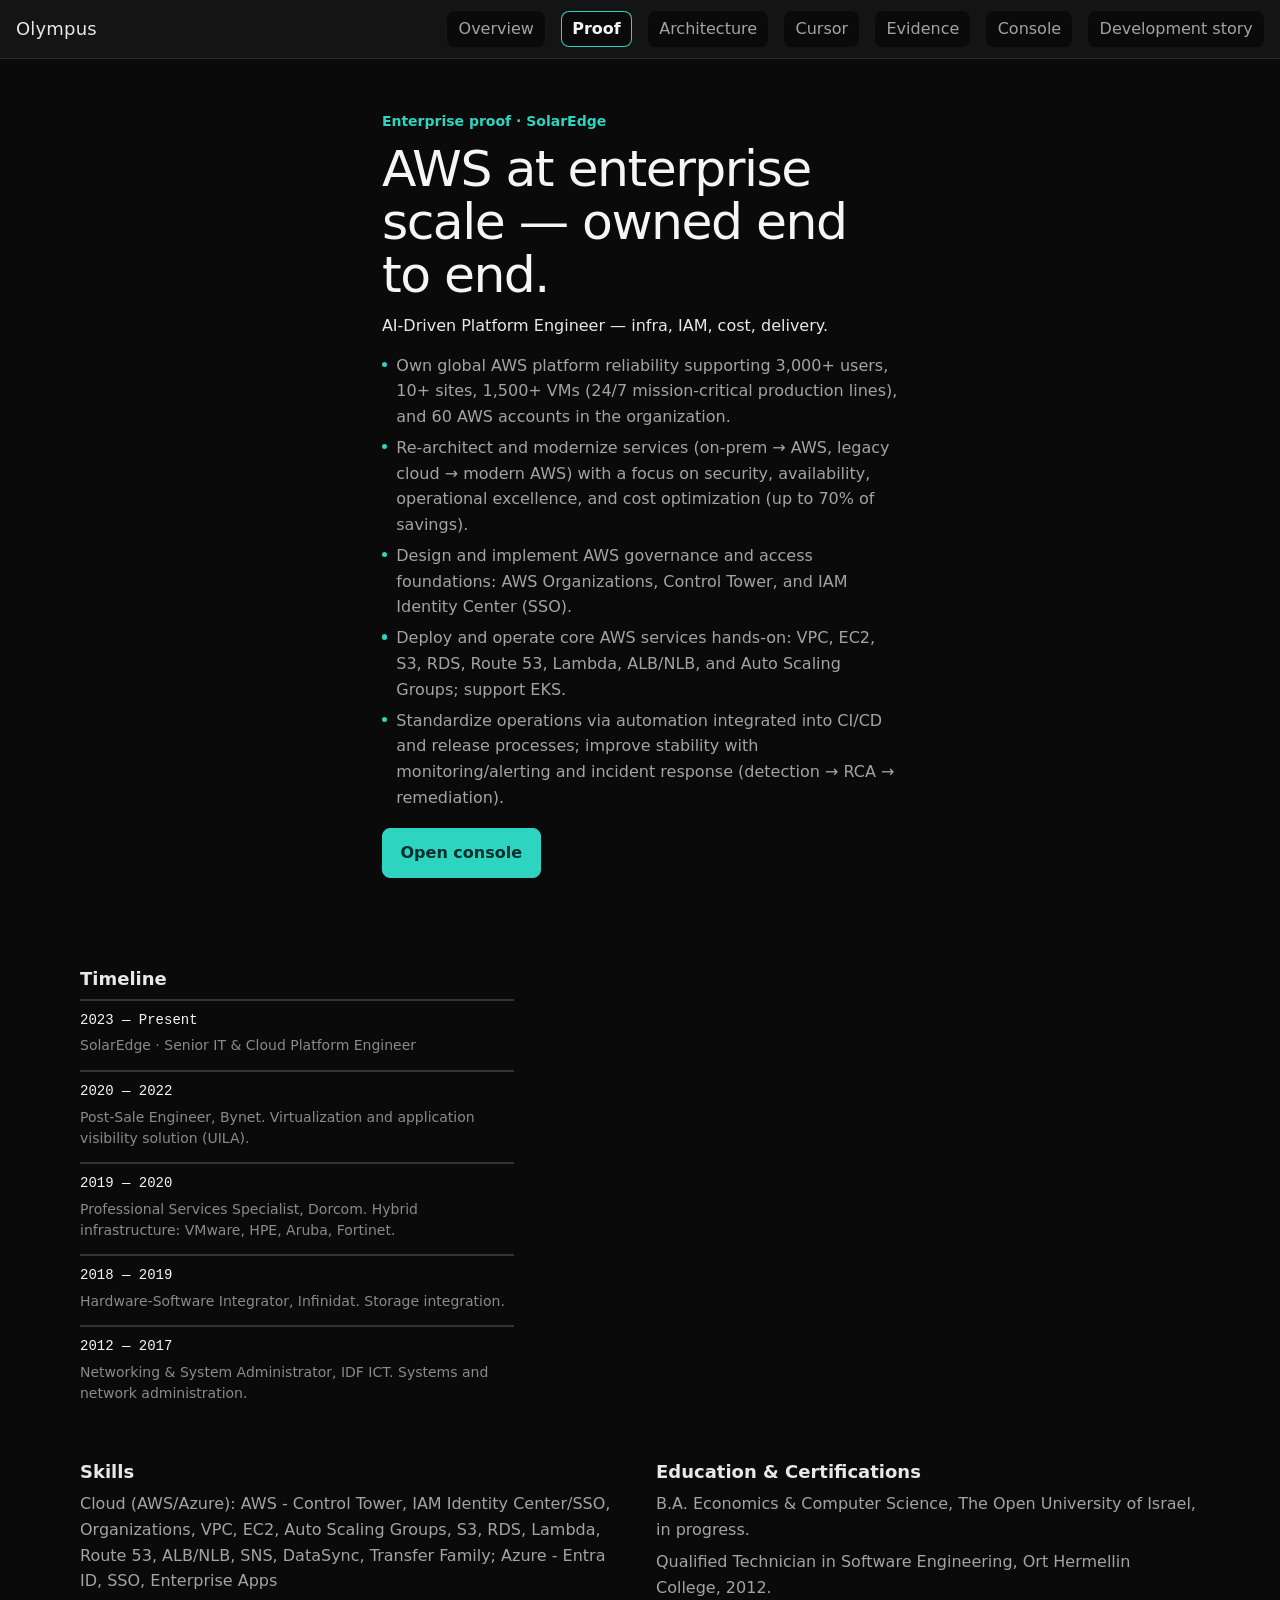
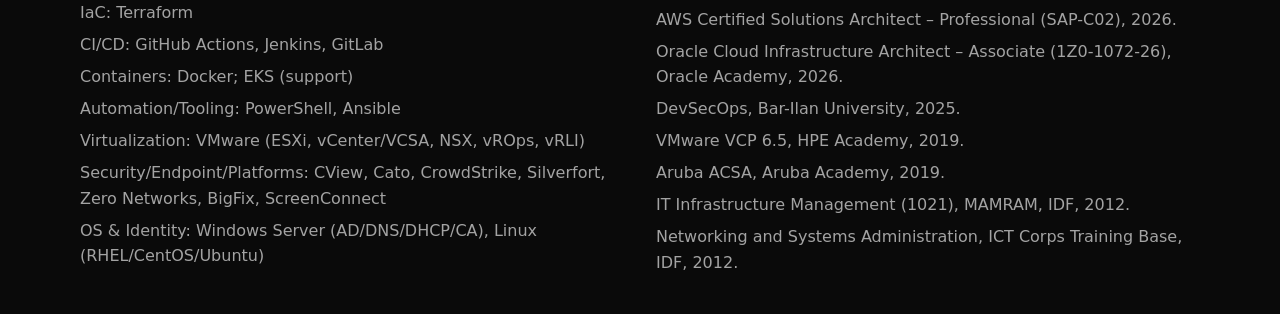
<file: olympus/proof.html>
<!DOCTYPE html>
<html lang="en">
<head>
  <meta charset="utf-8">
  <meta name="viewport" content="width=device-width, initial-scale=1">
  <meta name="color-scheme" content="dark">
  <title>Olympus — Proof</title>
  <link rel="stylesheet" href="styles.css">
</head>
<body class="page-proof">
  <a class="skip-link" href="#main">Skip to content</a>
  <header class="site-header">
    <div class="header-inner">
      <a class="brand" href="index.html">Olympus</a>
      <nav class="site-nav" aria-label="Primary">
        <a href="index.html">Overview</a>
        <a href="proof.html" aria-current="page">Proof</a>
        <a href="architecture.html">Architecture</a>
        <a href="cursor/index.html">Cursor</a>
        <a href="evidence.html">Evidence</a>
        <a href="console.html">Console</a>
        <a href="development-story.html">Development story</a>
      </nav>
    </div>
  </header>
  <main id="main">
    <section class="commerce" aria-labelledby="proof-title">
      <div class="sell-card">
        <p class="eyebrow">Enterprise proof · SolarEdge</p>
        <h1 id="proof-title">AWS at enterprise scale — owned end to end.</h1>
        <p class="pitch">AI-Driven Platform Engineer — infra, IAM, cost, delivery.</p>
        <ul class="case-bullets">
          <li>Own global AWS platform reliability supporting 3,000+ users, 10+ sites, 1,500+ VMs (24/7 mission-critical production lines), and 60 AWS accounts in the organization.</li>
          <li>Re-architect and modernize services (on-prem → AWS, legacy cloud → modern AWS) with a focus on security, availability, operational excellence, and cost optimization (up to 70% of savings).</li>
          <li>Design and implement AWS governance and access foundations: AWS Organizations, Control Tower, and IAM Identity Center (SSO).</li>
          <li>Deploy and operate core AWS services hands-on: VPC, EC2, S3, RDS, Route 53, Lambda, ALB/NLB, and Auto Scaling Groups; support EKS.</li>
          <li>Standardize operations via automation integrated into CI/CD and release processes; improve stability with monitoring/alerting and incident response (detection → RCA → remediation).</li>
        </ul>
        <p class="hero-actions"><a class="btn btn-primary" href="console.html">Open console</a></p>
      </div>
    </section>

    <section class="quiet-block" aria-labelledby="timeline-title">
      <h2 id="timeline-title">Timeline</h2>
      <ol class="timeline-rail">
        <li><span class="mono">2023 — Present</span> SolarEdge · Senior IT &amp; Cloud Platform Engineer</li>
        <li><span class="mono">2020 — 2022</span> Post-Sale Engineer, Bynet. Virtualization and application visibility solution (UILA).</li>
        <li><span class="mono">2019 — 2020</span> Professional Services Specialist, Dorcom. Hybrid infrastructure: VMware, HPE, Aruba, Fortinet.</li>
        <li><span class="mono">2018 — 2019</span> Hardware-Software Integrator, Infinidat. Storage integration.</li>
        <li><span class="mono">2012 — 2017</span> Networking &amp; System Administrator, IDF ICT. Systems and network administration.</li>
      </ol>
    </section>

    <div class="proof-columns">
    <section class="quiet-block" aria-labelledby="skills-title">
      <h2 id="skills-title">Skills</h2>
      <ul class="proof-lines">
        <li>Cloud (AWS/Azure): AWS - Control Tower, IAM Identity Center/SSO, Organizations, VPC, EC2, Auto Scaling Groups, S3, RDS, Lambda, Route 53, ALB/NLB, SNS, DataSync, Transfer Family; Azure - Entra ID, SSO, Enterprise Apps</li>
        <li>IaC: Terraform</li>
        <li>CI/CD: GitHub Actions, Jenkins, GitLab</li>
        <li>Containers: Docker; EKS (support)</li>
        <li>Automation/Tooling: PowerShell, Ansible</li>
        <li>Virtualization: VMware (ESXi, vCenter/VCSA, NSX, vROps, vRLI)</li>
        <li>Security/Endpoint/Platforms: CView, Cato, CrowdStrike, Silverfort, Zero Networks, BigFix, ScreenConnect</li>
        <li>OS &amp; Identity: Windows Server (AD/DNS/DHCP/CA), Linux (RHEL/CentOS/Ubuntu)</li>
      </ul>
    </section>

    <section class="quiet-block" aria-labelledby="education-title">
      <h2 id="education-title">Education &amp; Certifications</h2>
      <ul class="proof-lines">
        <li>B.A. Economics &amp; Computer Science, The Open University of Israel, in progress.</li>
        <li>Qualified Technician in Software Engineering, Ort Hermellin College, 2012.</li>
        <li>AWS Certified Solutions Architect – Professional (SAP-C02), 2026.</li>
        <li>Oracle Cloud Infrastructure Architect – Associate (1Z0-1072-26), Oracle Academy, 2026.</li>
        <li>DevSecOps, Bar-Ilan University, 2025.</li>
        <li>VMware VCP 6.5, HPE Academy, 2019.</li>
        <li>Aruba ACSA, Aruba Academy, 2019.</li>
        <li>IT Infrastructure Management (1021), MAMRAM, IDF, 2012.</li>
        <li>Networking and Systems Administration, ICT Corps Training Base, IDF, 2012.</li>
      </ul>
    </section>
    </div>
  </main>
</body>
</html>
</file>
<file: olympus/styles.css>
:root {
  color-scheme: dark;
  --bg: #0a0a0a;
  --bg-elev: #141414;
  --bg-panel: #161616;
  --border: #2a2a2a;
  --text: #e8e8e8;
  --text-strong: #f5f5f5;
  --muted: #a3a3a3;
  --accent: #2dd4bf;
  --warn: #d4a84b;
  --focus: #e8c56b;
  --danger: #d37a7a;
  --font-sans: "Segoe UI", system-ui, sans-serif;
  --font-serif: Georgia, "Iowan Old Style", Palatino, "Palatino Linotype", serif;
  --font-mono: ui-monospace, "Cascadia Code", Consolas, monospace;
  --max: 68rem;
  --gap: 0.75rem;
  --arch-diagram-max: 72rem;
  --chat-pill-height: calc(0.7rem * 2 + 1.45 * 0.9375rem + 2px);
}

*,
*::before,
*::after {
  box-sizing: border-box;
}

html {
  color-scheme: dark;
  background: var(--bg);
}

body {
  margin: 0;
  min-height: 100vh;
  font-family: var(--font-sans);
  font-size: 0.9375rem;
  line-height: 1.45;
  color: var(--text);
  background: var(--bg);
}

:focus-visible {
  outline: 2px solid var(--focus);
  outline-offset: 2px;
}

.skip-link {
  position: absolute;
  left: 0.75rem;
  top: -3rem;
  z-index: 20;
  padding: 0.4rem 0.7rem;
  background: var(--bg-panel);
  color: var(--text);
  border: 1px solid var(--focus);
  text-decoration: none;
}

.skip-link:focus {
  top: 0.75rem;
}

.visually-hidden {
  position: absolute;
  width: 1px;
  height: 1px;
  padding: 0;
  margin: -1px;
  overflow: hidden;
  clip: rect(0, 0, 0, 0);
  white-space: nowrap;
  border: 0;
}

.mono {
  font-family: var(--font-mono);
  font-size: 0.85em;
}

a {
  color: var(--accent);
  text-decoration-thickness: 1px;
  text-underline-offset: 0.15em;
}

a:hover {
  color: var(--text);
}

.site-header {
  border-bottom: 1px solid var(--border);
  background: var(--bg-elev);
}

.header-inner {
  display: flex;
  flex-wrap: wrap;
  align-items: center;
  justify-content: space-between;
  gap: 0.75rem 1.25rem;
  max-width: var(--max);
  margin: 0 auto;
  padding: 0.7rem 1rem;
}

.brand {
  font-family: var(--font-sans);
  font-size: 18px;
  font-weight: 500;
  letter-spacing: 0.01em;
  opacity: 1;
  color: var(--text);
  text-decoration: none;
}

.brand:hover {
  color: var(--accent);
}

.site-nav {
  display: flex;
  flex-wrap: wrap;
  gap: 0.35rem 1rem;
}

.site-nav a {
  color: #a3a3a3;
  text-decoration: none;
  font-size: 0.875rem;
  font-weight: 450;
}

.site-nav a:hover {
  color: var(--text-strong);
}

.site-nav a[aria-current="page"] {
  color: var(--text-strong);
  font-weight: 600;
  letter-spacing: -0.01em;
  box-shadow: inset 0 -2px 0 #2dd4bf;
}

main {
  max-width: var(--max);
  margin: 0 auto;
  padding: 1.25rem 1rem 2.5rem;
  animation: page-enter 280ms ease-out both;
}

@keyframes page-enter {
  from {
    opacity: 0;
    transform: translateY(8px);
  }
  to {
    opacity: 1;
    transform: none;
  }
}

.page-console main {
  max-width: none;
  padding: 0;
  animation: none;
}

h1,
h2,
h3 {
  margin: 0 0 0.5rem;
  font-weight: 600;
  line-height: 1.25;
}

h1 {
  font-size: 1.5rem;
  color: var(--text-strong);
}

h2 {
  font-size: 1.15rem;
}

h3 {
  font-size: 1rem;
}

p {
  margin: 0 0 0.75rem;
}

.lede,
.muted {
  color: var(--muted);
}

.hero {
  display: grid;
  gap: 0.7rem;
  padding: 0;
}

.eyebrow {
  margin: 0;
  color: #2dd4bf;
  font-size: 12px;
  font-weight: 600;
  letter-spacing: 0.08em;
  text-transform: uppercase;
}

.page-overview main {
  max-width: 720px;
  min-height: 70vh;
  display: flex;
  flex-direction: column;
  justify-content: center;
}

.page-overview h1 {
  font-size: clamp(28px, 4vw, 44px);
  font-weight: 600;
  line-height: 1.15;
  letter-spacing: -0.02em;
  color: #f5f5f5;
}

.page-overview .lede {
  max-width: 36ch;
  font-size: 16px;
  color: #a3a3a3;
}

.case-hero {
  display: grid;
  gap: 0.65rem;
  max-width: 42ch;
  margin: 0.25rem 0 0.5rem;
  padding: 0.15rem 0 0.35rem 1rem;
  border-left: 2px solid #2dd4bf;
}

.page-proof .case-hero h1 {
  font-size: clamp(32px, 4vw, 40px);
  font-weight: 600;
  line-height: 1.15;
  color: #f5f5f5;
}

.page-proof .lede {
  color: #a3a3a3;
  font-size: 16px;
  max-width: 42ch;
}

.case-bullets {
  margin: 0.25rem 0 0;
  padding-left: 1.15rem;
  max-width: 42ch;
  color: #d4d4d4;
}

.case-bullets li {
  margin: 0.35rem 0;
}

.case-bullets li::marker {
  color: #2dd4bf;
}

.page-proof h2 {
  margin-top: 1.35rem;
  font-size: 12px;
  font-weight: 600;
  letter-spacing: 0.08em;
  text-transform: uppercase;
  color: #8a8a8a;
}

.timeline-rail {
  display: grid;
  grid-template-columns: repeat(5, minmax(0, 1fr));
  gap: 0.75rem 1rem;
  margin: 0.2rem 0 0.25rem;
  padding: 0;
  list-style: none;
}

.timeline-rail li {
  margin: 0;
  padding-top: 0.55rem;
  border-top: 2px solid rgba(45, 212, 191, 0.55);
  color: #d4d4d4;
  font-size: 0.875rem;
  line-height: 1.35;
}

.timeline-rail .mono {
  display: block;
  margin-bottom: 0.3rem;
  color: #f5f5f5;
  font-size: 0.8rem;
}

.page-proof .chip-row .badge {
  padding: 6px 10px;
  font-size: 12px;
  opacity: 0.9;
  color: #a3a3a3;
}

.chip-row {
  display: flex;
  flex-wrap: wrap;
  gap: 0.4rem;
  margin: 0 0 0.55rem;
}

.hero-actions {
  display: flex;
  flex-wrap: wrap;
  gap: 12px;
  margin-top: 0.35rem;
}

.btn {
  display: inline-flex;
  align-items: center;
  gap: 0.35rem;
  padding: 0.45rem 0.85rem;
  border: 1px solid #404040;
  background: transparent;
  color: #e8e8e8;
  font: inherit;
  text-decoration: none;
  cursor: pointer;
}

.btn:hover,
.btn:focus-visible {
  border-color: #2dd4bf;
  color: #f5f5f5;
}

a.btn-primary,
.btn-primary {
  border-color: #2dd4bf;
  background: #2dd4bf;
  color: #0a0a0a;
  font-weight: 600;
}

a.btn-primary:hover,
a.btn-primary:focus-visible,
.btn-primary:hover,
.btn-primary:focus-visible {
  border-color: #5eead4;
  background: #5eead4;
  color: #0a0a0a;
}

.grid {
  display: grid;
  gap: var(--gap);
}

.grid-2 {
  grid-template-columns: repeat(auto-fit, minmax(16rem, 1fr));
}

.card,
.panel,
.empty {
  border: 1px solid var(--border);
  background: var(--bg-elev);
  padding: 0.85rem 1rem;
}

.card.featured {
  padding: 26px 28px;
  border: 1px solid rgba(45, 212, 191, 0.4);
  border-left: 3px solid #2dd4bf;
  background: #101010;
}

.card.featured h2 {
  font-size: 26px;
  color: #f5f5f5;
  line-height: 1.2;
}

.card.featured > p {
  color: #8a8a8a;
}

.card.featured a {
  color: #2dd4bf;
  text-underline-offset: 4px;
}

.card.featured a:hover {
  color: #f5f5f5;
}

.card.featured > .meta:first-of-type .badge:last-child {
  color: #2dd4bf;
}

.card h3 {
  font-family: var(--font-mono);
}

.meta {
  display: flex;
  flex-wrap: wrap;
  gap: 0.4rem;
  margin: 0 0 0.6rem;
}

.badge {
  display: inline-flex;
  align-items: center;
  gap: 0.3rem;
  padding: 0.15rem 0.45rem;
  border: 1px solid #333;
  background: #1a1a1a;
  color: #a3a3a3;
  font-size: 11px;
  font-family: var(--font-mono);
}

.badge-icon {
  line-height: 1;
}

.kvs {
  display: grid;
  grid-template-columns: 10rem 1fr;
  gap: 0.35rem 0.75rem;
  margin: 0;
}

.kvs dt {
  color: var(--muted);
  font-size: 0.8rem;
}

.kvs dd {
  margin: 0;
  font-family: var(--font-mono);
  font-size: 0.85rem;
}

.table-wrap {
  overflow-x: auto;
  border: 1px solid var(--border);
}

table {
  width: 100%;
  border-collapse: collapse;
  font-size: 0.875rem;
}

th,
td {
  padding: 0.45rem 0.65rem;
  text-align: left;
  border-bottom: 1px solid var(--border);
  vertical-align: top;
}

th {
  color: var(--muted);
  font-weight: 600;
  font-size: 0.75rem;
  text-transform: uppercase;
  letter-spacing: 0.04em;
  background: var(--bg-elev);
}

tbody tr:last-child td {
  border-bottom: 0;
}

.explore {
  display: flex;
  flex-wrap: wrap;
  align-items: baseline;
  gap: 0.35rem 0.15rem;
  margin-top: 1.15rem;
  padding-top: 0.85rem;
  border-top: 1px solid rgba(45, 212, 191, 0.2);
}

.explore-label {
  margin: 0 0.65rem 0 0;
  color: #8a8a8a;
  font-size: 0.8rem;
}

.explore a {
  color: #e8e8e8;
  text-decoration: none;
  border-bottom: 1px solid transparent;
}

.explore a:not(:last-child)::after {
  content: "·";
  color: #8a8a8a;
  margin-left: 0.75rem;
}

.explore a span {
  color: #8a8a8a;
}

.explore a:hover {
  color: #2dd4bf;
  border-bottom-color: transparent;
}

.page-architecture main {
  max-width: var(--arch-diagram-max);
  padding: 16px 0 2rem;
}

.page-architecture h1,
.page-architecture .diagram-kicker {
  max-width: none;
  margin-left: 0;
  margin-right: 0;
  padding-left: 1rem;
  padding-right: 1rem;
}

.page-architecture h1 {
  font-size: 12px;
  font-weight: 600;
  letter-spacing: 0.08em;
  text-transform: uppercase;
  color: #a3a3a3;
  margin-bottom: 0.25rem;
}

.diagram-kicker {
  color: #8a8a8a;
  font-size: 13px;
  margin-bottom: 0.65rem;
}

.diagram {
  border: 1px solid var(--border);
  background: var(--bg-elev);
  padding: 0.75rem;
}

.diagram-hero {
  margin: 0;
  padding: 0;
  border: 0;
  background: var(--bg);
}

.diagram-hero img,
.diagram-hero .arch-diagram {
  display: block;
  width: 100%;
  height: auto;
  aspect-ratio: 1160 / 540;
  border: 0;
  background: #0a0a0a;
}

@media (min-width: 960px) {
  .diagram-hero img,
  .diagram-hero .arch-diagram {
    min-height: 56vh;
  }
}

.diagram-hero figcaption {
  padding: 0.55rem 1rem 0;
  color: #8a8a8a;
  font-size: 0.8rem;
}

.diagram-hero figcaption a {
  color: #2dd4bf;
  text-underline-offset: 4px;
}

.diagram-hero figcaption a:hover {
  color: #f5f5f5;
}

.glance details {
  border-top: 1px solid var(--border);
  padding-top: 0.45rem;
}

.glance h2 {
  font-size: 1rem;
  color: #a3a3a3;
}

.glance summary {
  cursor: pointer;
  color: #a3a3a3;
  padding: 0.35rem 0.5rem;
}

.glance summary:hover {
  background: #141414;
  color: #e8e8e8;
}

.one-liners {
  margin: 0.6rem 0 0;
  padding-left: 1.1rem;
}

.one-liners li {
  margin: 0.35rem 0;
}

.alert-calm {
  margin: 0 0 0.85rem;
  padding: 0.55rem 0.75rem;
  border: 1px solid var(--border);
  background: var(--bg-elev);
}

.alert-calm .alert-title {
  margin: 0 0 0.15rem;
  font-weight: 600;
}

.alert-calm p {
  margin: 0;
}

.alert-actions {
  display: flex;
  flex-wrap: wrap;
  gap: 0.25rem 0.85rem;
  margin-top: 0.4rem;
}

.diagram svg {
  display: block;
  width: 100%;
  height: auto;
}

.empty {
  color: var(--muted);
}

.empty strong {
  display: block;
  color: var(--text);
  margin-bottom: 0.25rem;
}

.page-arch-viewer main {
  max-width: none;
  padding: 0.75rem 0 2rem;
  overflow-x: auto;
}

.page-arch-viewer .viewer-back {
  margin: 0 0 0.75rem;
  padding: 0 1rem;
}

.page-arch-viewer .viewer-shot {
  display: none;
  margin: 0;
}

.page-arch-viewer .viewer-shot:target,
.page-arch-viewer main:not(:has(.viewer-shot:target)) .viewer-shot:first-of-type {
  display: block;
}

.page-arch-viewer .viewer-shot img {
  display: block;
  width: 100%;
  max-width: 100vw;
  height: auto;
  margin-inline: auto;
}

.console-s1 {
  width: 100%;
  max-width: 100%;
  min-width: 0;
  padding: 0.75rem 1rem 0.5rem;
}

.console-s1-intro {
  margin: 0 0 0.65rem;
  color: var(--muted);
  font-size: 0.9rem;
}

.hub-frame {
  width: 100%;
  max-width: 100%;
  min-width: 0;
  overflow-x: auto;
}

.hub {
  margin: 0;
}

.hub-zoom {
  display: block;
  width: 100%;
  color: inherit;
  text-decoration: none;
}

.hub-diagram {
  display: block;
  width: 100%;
  height: auto;
  min-width: 0;
}

.hub-fallback {
  display: block;
  width: 100%;
  height: auto;
}

.hub-glossary h2 {
  margin: 0 0 0.75rem;
  color: var(--text);
  font-size: 1rem;
}

.hub-glossary .console-subline {
  margin: -0.4rem 0 0.9rem;
  color: var(--muted);
  font-size: 0.9rem;
}

.hub-glossary dl {
  display: grid;
  grid-template-columns: minmax(7.5rem, 9rem) minmax(0, 1fr);
  gap: 0.45rem 0.75rem;
  margin: 0;
}

.hub-glossary dt {
  color: var(--accent);
  font-family: var(--font-mono);
  font-size: 0.8rem;
}

.hub-glossary dd {
  margin: 0;
  color: var(--muted);
  font-size: 0.85rem;
}

.console-shell {
  display: grid;
  grid-template-columns: 14rem minmax(0, 1fr);
}

.console-column {
  min-width: 0;
  display: flex;
  flex-direction: column;
}

.live-dashboards {
  margin: 0;
  padding: 0 1.25rem 2rem;
}

.live-dashboards h2 {
  margin: 0 0 0.35rem;
  color: var(--text);
  font-size: 1rem;
}

.demo-note {
  margin: 0 0 0.75rem;
  color: #8a8a8a;
  font-size: 0.9rem;
}

.dash-tiles {
  display: grid;
  grid-template-columns: repeat(4, minmax(0, 1fr));
  gap: 0.6rem;
  margin: 0;
  padding: 0;
  list-style: none;
}

.dash-tile {
  display: flex;
  flex-direction: column;
  align-items: flex-start;
  justify-content: space-between;
  gap: 0.75rem;
  height: 100%;
  border: 1px solid var(--border);
  background: var(--bg-elev);
  color: var(--text);
  text-decoration: none;
  padding: 0.75rem 0.85rem;
  font-weight: 600;
}

.dash-name {
  display: block;
}

.dash-tile:hover {
  border-color: var(--accent);
}

.console-nav {
  display: flex;
  flex-direction: column;
  gap: 0.15rem;
  padding: 0.75rem;
  border-right: 1px solid var(--border);
  background: var(--bg-elev);
}

.console-nav button {
  display: block;
  width: 100%;
  padding: 0.45rem 0.55rem;
  border: 1px solid transparent;
  background: transparent;
  color: var(--muted);
  font: inherit;
  font-size: 0.85rem;
  text-align: left;
  cursor: pointer;
}

.console-nav button:hover {
  color: var(--text);
  border-color: var(--border);
}

.console-nav button[aria-current="page"] {
  color: var(--text);
  border-color: var(--accent);
  background: var(--bg-panel);
}

.console-nav button:focus-visible {
  outline: 2px solid var(--focus);
  outline-offset: 2px;
}

.console-panel .panel-tag {
  margin: 0 0 0.9rem;
}

.console-panel .panel-diagram {
  margin: 0 0 1rem;
}

.console-panel .panel-diagram img {
  display: block;
  max-width: 100%;
  height: auto;
}

.console-panel .panel-lines {
  margin: 0 0 1rem;
  padding: 0;
  list-style: none;
  display: grid;
  gap: 0.5rem;
}

.console-panel .panel-lines li {
  color: var(--muted);
  font-size: 0.9rem;
}

.console-panel .panel-lines strong {
  color: var(--text);
  font-weight: 600;
}

.console-panel .flow-cards {
  display: grid;
  grid-template-columns: repeat(auto-fit, minmax(12rem, 1fr));
  gap: 0.6rem;
  margin: 0.9rem 0 1rem;
}

.console-panel .flow-cards .card h3 {
  margin: 0 0 0.3rem;
  font-family: var(--font-sans);
  font-size: 0.85rem;
  font-weight: 600;
  color: var(--accent);
}

.console-panel .flow-cards .card p {
  margin: 0;
  color: var(--muted);
  font-size: 0.75rem;
}

.page-console .console-panel {
  width: 100%;
  max-width: none;
  min-width: 0;
  margin: 0;
  padding: 1rem 1.25rem 2rem;
}

.metric-tiles {
  display: grid;
  gap: 0.5rem;
  list-style: none;
  margin: 0;
  padding: 0;
  grid-template-columns: repeat(auto-fit, minmax(14rem, 1fr));
}

.metric-tiles + .metric-tiles {
  margin-top: 0.5rem;
}

.metric-tile {
  border: 1px solid var(--border);
  background: var(--bg-elev);
  padding: 0.65rem 0.75rem;
}

.metric-tile h2,
.metric-tile p {
  margin: 0;
}

.metric-tile h2 {
  color: var(--text-strong);
  font-size: 0.9rem;
  font-weight: 600;
}

.metric-tile p {
  color: var(--muted);
  font-size: 0.8rem;
  margin-top: 0.25rem;
}

.page-error main {
  min-height: 50vh;
  display: grid;
  align-content: center;
}

.modal-backdrop {
  position: fixed;
  inset: 0;
  display: grid;
  place-items: center;
  background: rgba(0, 0, 0, 0.65);
  padding: 1rem;
  z-index: 30;
}

.modal-backdrop[hidden] {
  display: none;
}

.modal {
  width: min(32rem, 100%);
  border: 1px solid var(--border);
  background: var(--bg-elev);
  padding: 1rem;
}

.modal-actions {
  display: flex;
  justify-content: flex-end;
  margin-top: 0.75rem;
}

@media (max-width: 720px) {
  .console-shell {
    grid-template-columns: 1fr;
  }

  .console-nav {
    border-right: 0;
    border-bottom: 1px solid var(--border);
    flex-direction: row;
    flex-wrap: wrap;
  }

  .dash-tiles {
    grid-template-columns: 1fr;
  }

  .kvs {
    grid-template-columns: 1fr;
  }

  .timeline-rail {
    grid-template-columns: 1fr;
  }
}

.headroom-result {
  margin-top: var(--gap);
  padding: 0.75rem;
  background: var(--bg-elev);
  border: 1px solid var(--border);
}

.warn {
  color: var(--warn);
}

@media (prefers-reduced-motion: reduce) {
  *,
  *::before,
  *::after {
    transition: none !important;
    animation: none !important;
  }

}

/* Hybrid v4 — commerce split, raster wells, Place A. */

.header-inner {
  max-width: 90rem;
}

.site-nav a {
  color: #a3a3a3;
  background: #0a0a0a;
  border-radius: 8px;
  padding: 0.4rem 0.7rem;
  font-size: 0.8125rem;
  font-weight: 500;
  line-height: 1.2;
}

.site-nav a:hover {
  color: #f5f5f5;
  background: #141414;
}

.site-nav a[aria-current="page"] {
  color: #f5f5f5;
  background: #0a0a0a;
  font-weight: 600;
  letter-spacing: 0;
  box-shadow: inset 0 0 0 1px #2dd4bf;
}

.page-overview .site-nav a:not([aria-current="page"]) {
  color: #a3a3a3;
  background: transparent;
  border-radius: 0;
  padding: 0.4rem 0.15rem;
}

.page-overview main,
.page-proof main {
  max-width: 72rem;
  min-height: calc(100vh - 4.5rem);
  display: flex;
  flex-direction: column;
  justify-content: center;
  padding-top: 1.5rem;
  padding-bottom: 2rem;
}

.page-proof main {
  justify-content: flex-start;
}

.commerce {
  display: grid;
  grid-template-columns: minmax(0, 1.05fr) minmax(0, 0.95fr);
  gap: 1.5rem;
  align-items: center;
}

.page-proof .commerce {
  display: flex;
  flex-direction: row;
  justify-content: center;
  align-items: flex-start;
  grid-template-columns: none;
  width: 100%;
  max-width: none;
  margin: 0;
}

.page-proof .proof-columns {
  display: grid;
  grid-template-columns: 1fr 1fr;
  column-gap: 2rem;
  align-items: start;
  align-self: stretch;
  width: 100%;
  margin-top: 2rem;
}

.page-proof .proof-columns > .quiet-block {
  margin-top: 0;
  min-width: 0;
}

.page-proof .sell-card {
  flex: 0 0 auto;
  grid-column: auto;
  align-self: flex-start;
  width: calc((100% - 1.5rem) * 0.525);
  max-width: calc((100% - 1.5rem) * 0.525);
  height: auto;
}

.sell-card {
  background: var(--bg);
  color: var(--text);
  border-radius: 2px;
  padding: 1.75rem 1.85rem 1.6rem;
}

.sell-card .eyebrow {
  text-transform: none;
  letter-spacing: 0;
  font-size: 0.8125rem;
  font-weight: 600;
  color: #2dd4bf;
}

.sell-card h1 {
  margin: 0.65rem 0 0.75rem;
  font-size: clamp(2rem, 4.2vw, 3.15rem);
  font-weight: 500;
  line-height: 1.05;
  letter-spacing: -0.03em;
  color: #c8c8c8;
}

html:has(body.page-overview),
body.page-overview {
  background: #121212;
}

.page-overview .commerce {
  grid-template-rows: auto auto;
  align-items: start;
  column-gap: 1.5rem;
  row-gap: 1.25rem;
}

.page-overview .sell-card {
  grid-column: 1;
  grid-row: 1;
  align-self: start;
}

.page-overview .sell-card h1,
.page-proof .sell-card h1 {
  color: var(--text-strong);
}

.page-overview .sell-card h1 {
  margin-top: 0;
}

.page-overview .sell-card .role {
  margin: 0 0 0.85rem;
  color: var(--text);
  font-size: 1rem;
  font-weight: 600;
}

.page-overview .second-look {
  grid-column: 1;
  grid-row: 2;
  min-width: 0;
}

.page-overview .second-look p {
  margin: 0 0 0.75rem;
  max-width: 36rem;
  color: #e8e8e8;
  font-size: 1rem;
  line-height: 1.45;
}

.page-overview .second-look p:last-child {
  margin-bottom: 0;
}

.sell-card .stake,
.sell-card .pitch {
  margin: 0 0 1rem;
  max-width: 36rem;
  color: var(--text);
  font-size: 1rem;
  line-height: 1.45;
}

.sell-card .btn {
  color: var(--text);
  border-color: #404040;
  background: transparent;
  border-radius: 8px;
  padding: 0.7rem 1.1rem;
}

.sell-card .btn:hover,
.sell-card .btn:focus-visible {
  border-color: #2dd4bf;
  color: var(--text-strong);
  background: transparent;
}

.sell-card a.btn-primary,
.sell-card .btn-primary {
  background: #2dd4bf;
  border-color: #2dd4bf;
  color: #042f2e;
}

.sell-card a.btn-primary:hover,
.sell-card .btn-primary:hover,
.sell-card a.btn-primary:focus-visible,
.sell-card .btn-primary:focus-visible {
  background: #5eead4;
  border-color: #5eead4;
  color: #042f2e;
}

.proof-panel {
  background: #141414;
  border: 1px solid #2a2a2a;
  border-radius: 16px;
  padding: 1.15rem 1.2rem 1.25rem;
  min-height: 18rem;
}

.proof-label {
  margin: 0 0 0.85rem;
  color: #a3a3a3;
  font-family: var(--font-mono);
  font-size: 0.72rem;
  letter-spacing: 0.04em;
}

.trust-chips {
  display: flex;
  flex-wrap: wrap;
  gap: 0.4rem;
  margin: 0 0 0.9rem;
  padding: 0;
  list-style: none;
}

.trust-chips li {
  margin: 0;
  padding: 0.35rem 0.7rem;
  border-radius: 999px;
  background: #0a0a0a;
  color: #f5f5f5;
  font-size: 0.78rem;
  font-weight: 600;
}

.sell-card .case-bullets {
  max-width: none;
  margin: 0 0 1.1rem;
  padding-left: 0;
  list-style: none;
  color: var(--muted);
  font-size: 0.92rem;
}

.sell-card .case-bullets li {
  position: relative;
  margin: 0.35rem 0;
  padding-left: 0.9rem;
}

.sell-card .case-bullets li::before {
  content: "";
  position: absolute;
  left: 0;
  top: 0.55em;
  width: 0.35rem;
  height: 0.35rem;
  border-radius: 50%;
  background: #2dd4bf;
}

.proof-bands {
  display: grid;
  gap: 0.55rem;
  margin: 0;
  padding: 0;
  list-style: none;
}

.proof-bands li {
  margin: 0;
  padding: 0.75rem 0.9rem;
  background: #0a0a0a;
  border-radius: 10px;
}

.proof-bands strong {
  display: block;
  color: #f5f5f5;
  font-size: 0.95rem;
  font-weight: 600;
}

.proof-bands span {
  color: #a3a3a3;
  font-size: 0.82rem;
}

.proof-figures {
  display: flex;
  flex-direction: column;
  justify-content: center;
  gap: 1.15rem;
  grid-column: 2;
  margin: 0;
  padding: 0;
  list-style: none;
  min-width: 0;
  background: none;
  border: 0;
}

.proof-figures li {
  margin: 0;
  padding: 0;
  background: none;
  border: 0;
  color: #a3a3a3;
  font-size: 0.95rem;
  line-height: 1.2;
}

.proof-figures .fig-num {
  display: block;
  color: #f5f5f5;
  font-size: clamp(1.65rem, 2.6vw, 2.25rem);
  font-weight: 600;
  letter-spacing: -0.03em;
  line-height: 1.05;
}

.proof-figures .fig-label {
  display: block;
  margin-top: 0.15rem;
}

.page-proof #timeline-title,
.page-proof .timeline-rail .mono {
  font-size: 13px;
}

.page-proof .timeline-rail {
  grid-template-columns: 1fr;
  gap: 0.85rem;
}

.page-proof .role-line {
  margin: 0.35rem 0 0;
  color: #a3a3a3;
  font-size: 0.875rem;
  line-height: 1.45;
}

.proof-lines {
  margin: 0.35rem 0 0;
  padding: 0;
  list-style: none;
}

.proof-lines li {
  margin: 0.4rem 0;
  padding: 0;
  background: none;
  border: 0;
  color: #a3a3a3;
  font-size: 0.9rem;
  line-height: 1.45;
}

.quiet-block {
  margin-top: 2rem;
  color: #8a8a8a;
}

.quiet-block h2 {
  margin-top: 1.25rem;
  font-size: 0.72rem;
  font-weight: 600;
  letter-spacing: 0.08em;
  text-transform: uppercase;
  color: #8a8a8a;
}

.quiet-block .timeline-rail li,
.quiet-block .chip-row .badge {
  color: #8a8a8a;
  border-top-color: #333;
}

.page-architecture main {
  max-width: var(--arch-diagram-max);
  padding: 1.25rem 1rem 3rem;
}

.page-architecture h1 {
  font-size: 0.8rem;
  font-weight: 500;
  letter-spacing: 0;
  text-transform: none;
  color: #a3a3a3;
  padding-left: 0;
  margin-bottom: 1.25rem;
}

.arch-stack {
  display: flex;
  flex-direction: column;
  gap: 2.75rem;
}

.arch-block {
  margin: 0;
}

.arch-block a {
  display: block;
  text-decoration: none;
}

.arch-block img {
  display: block;
  width: 100%;
  max-width: var(--arch-diagram-max);
  height: auto;
}

.arch-block h2 {
  margin: 0.9rem 0 0.35rem;
  font-size: 1.05rem;
  color: #f5f5f5;
}

.arch-block p {
  margin: 0;
  color: #a3a3a3;
  font-size: 0.95rem;
  line-height: 1.45;
}

.arch-footer {
  display: flex;
  flex-wrap: wrap;
  align-items: center;
  gap: 0.75rem 1rem;
  margin-top: 1rem;
}

.arch-footer .note,
.cursor-note {
  margin: 0;
  color: #8a8a8a;
  font-size: 0.8rem;
}

.page-work main {
  max-width: 90rem;
}

.work-strip {
  display: grid;
  grid-template-columns: 1fr;
  gap: 0.75rem;
  margin: 0 0 1.1rem;
}

.work-kicker {
  margin: 0 0 0.4rem;
  color: #8a8a8a;
  font-size: 0.75rem;
}

.work-tile {
  display: block;
  padding: 0.7rem 0.9rem;
  border: 1px solid #2a2a2a;
  border-radius: 10px;
  background: #141414;
  color: inherit;
  text-decoration: none;
}

.work-tile:hover {
  border-color: #3f3f3f;
  color: inherit;
}

.work-tile.is-active {
  border-color: #2dd4bf;
  box-shadow: inset 0 0 0 1px #2dd4bf;
}

.work-tile strong {
  display: block;
  color: #f5f5f5;
  font-size: 0.95rem;
}

.work-tile span {
  display: block;
  margin-top: 0.15rem;
  color: #a3a3a3;
  font-size: 0.78rem;
}

.cursor-sell {
  margin: 0 0 0.2rem;
  font-size: clamp(1.15rem, 2vw, 1.35rem);
  font-weight: 600;
  color: #f5f5f5;
}

.cursor-sub {
  margin: 0 0 0.85rem;
  color: #a3a3a3;
}

.well-label {
  margin: 0 0 0.45rem;
}

.fold-title {
  margin-top: 1.35rem;
  font-size: 1.15rem;
  color: #f5f5f5;
}

.raster-well {
  margin: 0 0 0.9rem;
  padding: 0.7rem 0.75rem 0.55rem;
  border: 1px solid #2a2a2a;
  border-radius: 14px;
  background: #141414;
}

.raster-well img {
  display: block;
  width: 100%;
  height: auto;
  background: var(--bg);
}

.raster-well figcaption {
  margin-top: 0.4rem;
  color: #8a8a8a;
  font-family: var(--font-mono);
  font-size: 0.68rem;
}

.personal-note {
  max-width: 46rem;
  color: #a3a3a3;
  font-size: 0.92rem;
}

.fold details {
  margin-top: 0.75rem;
  border-top: 1px solid #2a2a2a;
  padding-top: 0.45rem;
}

.fold summary {
  cursor: pointer;
  color: #a3a3a3;
}

.fold summary:hover {
  color: #f5f5f5;
}

.fold p,
.fold li {
  color: #a3a3a3;
  font-size: 0.85rem;
}

@media (max-width: 900px) {
  .commerce,
  .arch-grid,
  .arch-row,
  .work-strip {
    grid-template-columns: 1fr;
  }

  .proof-figures {
    grid-column: 1;
  }

  .page-overview .sell-card,
  .page-overview .second-look {
    grid-column: 1;
    grid-row: auto;
    height: auto;
  }

  .arch-card img,
  .arch-row .arch-card img {
    max-height: none;
  }
}

@media (max-width: 640px) {
  .page-proof .proof-columns {
    grid-template-columns: 1fr;
    row-gap: 2rem;
  }

  .page-proof .sell-card {
    flex: 1 1 auto;
    width: 100%;
    max-width: 100%;
    min-width: 0;
    padding: 1.25rem 1.1rem 1.2rem;
  }

  .page-proof .sell-card h1 {
    font-size: clamp(1.6rem, 8vw, 2rem);
    overflow-wrap: anywhere;
  }

  .page-proof .sell-card,
  .page-proof .proof-lines li,
  .page-proof .timeline-rail li {
    overflow-wrap: anywhere;
  }
}

@media print {
  .skip-link,
  .site-nav,
  .console-nav,
  .hero-actions {
    display: none;
  }
}

.region-note {
  display: flex;
  align-items: flex-start;
  gap: 0.45rem;
  margin: 0.9rem 0 0;
  color: var(--muted);
  font-size: 0.8125rem;
  line-height: 1.45;
}

.region-note a {
  color: var(--accent);
  font-weight: 600;
}

.region-note-mark {
  flex: 0 0 auto;
  width: 1rem;
  height: 1rem;
  margin-top: 0.1rem;
  border: 1.5px solid var(--accent);
  border-radius: 50%;
  color: var(--accent);
  font-size: 0.65rem;
  font-weight: 700;
  line-height: 0.85rem;
  text-align: center;
}

.sleep-portal {
  max-width: var(--max);
  margin: 0 auto;
  padding: 1.5rem 1rem 1rem;
}

.sleep-portal h1 {
  margin-bottom: 0.3rem;
}

.sleep-sub {
  color: var(--muted);
  margin: 0;
}

.sleep-card {
  display: grid;
  grid-template-columns: minmax(0, 1.4fr) minmax(0, 1fr);
  gap: 1.5rem;
  align-items: center;
  margin-top: 1rem;
  padding: 1.25rem;
  background: var(--bg-panel);
  border: 1px solid var(--border);
  border-radius: 14px;
}

.page-console .sleep-poster {
  display: none;
}

.sleep-panel .panel-diagram {
  margin: 0 0 1rem;
}

.sleep-panel .panel-diagram img {
  display: block;
  max-width: 100%;
  height: auto;
}

.sleep-panel .panel-diagram img.sleep-strip-phone {
  display: none;
}

@media (max-width: 640px) {
  .sleep-panel .panel-diagram img.sleep-strip-desk {
    display: none;
  }

  .sleep-panel .panel-diagram img.sleep-strip-phone {
    display: block;
    max-width: 100%;
    height: auto;
  }
}

.page-console .sleep-card {
  grid-template-columns: minmax(0, 1fr);
}

.sleep-poster {
  position: relative;
  aspect-ratio: 16 / 10;
  overflow: hidden;
  border: 1px solid var(--border);
  border-radius: 10px;
  background: linear-gradient(135deg, #1b2423, #101414);
}

.sleep-ui {
  position: absolute;
  inset: 14px;
  opacity: 0.55;
}

.sleep-ui div {
  height: 12px;
  margin-bottom: 8px;
  background: #2b3a38;
  border-radius: 4px;
}

.sleep-live-frame {
  position: absolute;
  inset: 0;
  background: #0f1514;
}

.sleep-live-frame .sleep-ui {
  opacity: 0.9;
}

.sleep-live-frame .sleep-ui div {
  background: #3d6b64;
}

.sleep-cap {
  position: absolute;
  left: 12px;
  bottom: 10px;
  padding: 0.2rem 0.55rem;
  border-radius: 6px;
  background: rgba(10, 10, 10, 0.75);
  color: #c8c8c8;
  font-size: 12px;
}

.sleep-pill {
  display: inline-flex;
  align-items: center;
  gap: 0.45rem;
  margin: 0;
  padding: 0.25rem 0.7rem;
  border: 1px solid var(--border);
  border-radius: 999px;
  color: var(--text);
  font-size: 13px;
}

.sleep-dot {
  width: 8px;
  height: 8px;
  border-radius: 50%;
  background: #6b6b6b;
}

.sleep-dot.is-wait {
  background: var(--focus);
}

.sleep-dot.is-live {
  background: #4ade80;
}

.sleep-status {
  color: var(--text);
  font-weight: 600;
}

.sleep-spin-text {
  position: absolute;
  width: 1px;
  height: 1px;
  margin: -1px;
  padding: 0;
  overflow: hidden;
  clip: rect(0, 0, 0, 0);
  white-space: nowrap;
  border: 0;
}

@keyframes sleep-pulse {
  50% { opacity: 0.35; }
}

.sleep-panel h2 {
  margin: 0.8rem 0 0.4rem;
  font-size: 20px;
  color: var(--text-strong);
}

.sleep-portal .sleep-cta {
  margin-top: 0.8rem;
  border: 0;
  border-radius: 999px;
  background: var(--accent);
  color: #06201d;
  font-weight: 700;
  outline: 2px solid transparent;
  outline-offset: 3px;
}

.sleep-portal .sleep-cta:focus-visible,
.sleep-portal .sleep-cta.is-marked {
  outline: 2px solid var(--focus);
}

.sleep-tiny,
.sleep-muted {
  color: var(--muted);
}

.sleep-tiny {
  margin: 0.5rem 0 0;
  font-size: 13px;
}

.sleep-bar {
  height: 8px;
  margin: 0.6rem 0;
  overflow: hidden;
  border-radius: 99px;
  background: #262626;
}

.sleep-bar i {
  display: block;
  width: 40%;
  height: 100%;
  background: var(--accent);
}

.sleep-steps {
  margin: 0.6rem 0 0;
  padding: 0;
  list-style: none;
}

.sleep-steps li {
  display: flex;
  align-items: center;
  gap: 0.6rem;
  padding: 0.3rem 0;
}

.sleep-steps .sleep-ok,
.sleep-steps .sleep-pend,
.sleep-steps .sleep-spin {
  flex: 0 0 14px;
  width: 14px;
  text-align: left;
}

.sleep-ok { color: #4ade80; }
.sleep-pend { color: #8a8a8a; }

.sleep-spin {
  width: 14px;
  height: 14px;
  border: 2px solid #444;
  border-top-color: var(--accent);
  border-radius: 50%;
}

@keyframes sleep-spin {
  to { transform: rotate(360deg); }
}

.sleep-form {
  display: grid;
  gap: 0.55rem;
}

.sleep-form-title {
  margin: 0 0 0.3rem;
}

.sleep-row {
  display: grid;
  grid-template-columns: 1fr 1fr;
  gap: 0.5rem;
}

.sleep-form label {
  display: grid;
  gap: 0.2rem;
  color: var(--muted);
  font-size: 13px;
}

.sleep-form input[type="text"],
.sleep-form input[type="email"],
.sleep-form input[type="datetime-local"] {
  padding: 0.45rem 0.65rem;
  border: 1px solid var(--border);
  border-radius: 8px;
  background: #0d0d0d;
  color: var(--text);
  font: inherit;
  font-size: 14px;
  color-scheme: dark;
}

.sleep-radios {
  display: flex;
  gap: 0.5rem;
}

.sleep-radios label {
  display: flex;
  flex-direction: row;
  align-items: center;
  gap: 0.4rem;
  padding: 0.3rem 0.8rem;
  border: 1px solid var(--border);
  border-radius: 999px;
  color: var(--text);
}

.sleep-radios input {
  accent-color: var(--accent);
}

.sleep-error {
  margin: 0;
  color: var(--danger);
  font-size: 13px;
}

.gated-wrap {
  max-width: var(--max);
  margin: 0 auto;
  padding: 1.5rem 1rem 2.5rem;
}

.gated-panel {
  display: flex;
  flex-direction: column;
  align-items: center;
  justify-content: center;
  gap: 0.4rem;
  min-height: 330px;
  margin-top: 1rem;
  padding: 2rem;
  border: 1px solid var(--border);
  border-radius: 14px;
  background: var(--bg-panel);
  text-align: center;
}

.gated-copy {
  max-width: 30rem;
  margin: 0.6rem 0 0;
  color: var(--text);
  font-size: 17px;
}

.gated-panel .sleep-cta {
  margin-top: 0.8rem;
  border: 0;
  border-radius: 999px;
  background: var(--accent);
  color: #06201d;
  font-weight: 700;
}

body.sleep-shot .console-s1,
body.sleep-shot .console-shell,
body.sleep-shot #private-modal {
  display: none;
}

@media (max-width: 800px) {
  .sleep-card,
  .sleep-row {
    grid-template-columns: 1fr;
  }
}

@media (prefers-reduced-motion: reduce) {
  .sleep-dot.is-wait,
  .sleep-dot.is-live,
  .sleep-spin {
    animation: none;
  }

  .sleep-spin {
    visibility: hidden;
  }

  .sleep-spin-text {
    position: static;
    width: auto;
    height: auto;
    margin: 0;
    overflow: visible;
    clip: auto;
  }
}

/* /cursor — column contract: the diagram image width is the content column; height is auto. */

.page-cursor .run-card {
  border: 1px solid var(--border);
  border-radius: 12px;
  background: #111;
  padding: 1.2rem;
}

.page-cursor h1 {
  margin: 0 0 0.3rem;
  font-size: 24px;
  font-weight: 600;
}

.page-cursor .intro {
  max-width: 46rem;
  margin: 0.35rem 0 1rem;
  color: #c4c4c4;
  font-size: 15px;
}

.page-cursor .subline {
  margin: 0;
  color: var(--muted);
  font-size: 13px;
}

.page-cursor .subline + .subline {
  margin-bottom: 0.6rem;
}

.page-cursor .cursor-diagram {
  margin: 0.6rem 0 0;
}

.page-cursor .cursor-diagram img {
  display: block;
  width: 100%;
  height: auto;
  min-width: 0;
  background: #0b0b0b;
}

.page-cursor .proof-chips {
  display: grid;
  grid-template-columns: repeat(3, 1fr);
  gap: 0.7rem;
  margin: 1rem 0 0;
  padding: 0;
  list-style: none;
}

.page-cursor .proof-chips > li {
  margin: 0;
  padding: 0.7rem 0.85rem;
  border: 1px solid var(--border);
  border-radius: 10px;
  background: var(--bg-panel);
  color: var(--text);
  font-size: 13.5px;
}

.page-cursor .proof-chips p {
  margin: 0;
}

.page-cursor .proof-chips p + p,
.page-cursor .trail p + p {
  margin-top: 0.15rem;
}

.page-cursor .trail {
  margin-top: 0.55rem;
  padding-top: 0.45rem;
  border-top: 1px solid var(--border);
  color: #a3a3a3;
  font-size: 13px;
}

.page-cursor .trail strong {
  color: #c4c4c4;
  font-weight: 600;
}

.page-cursor .proof-chips a {
  color: var(--accent);
}

.page-cursor .prin {
  display: flex;
  flex-wrap: wrap;
  gap: 0.6rem;
  margin: 1rem 0 0;
  padding: 0;
  list-style: none;
}

.page-cursor .prin li {
  margin: 0;
  padding: 0.3rem 0.8rem;
  border: 1px solid var(--border);
  border-radius: 999px;
  color: #d4d4d4;
  font-size: 13px;
}

.page-cursor .btnrow {
  display: flex;
  flex-wrap: wrap;
  gap: 0.6rem;
  margin-top: 1rem;
}

.page-cursor .btnrow .btn {
  border-radius: 999px;
}

.page-cursor .btnrow .btn-primary {
  padding: 0.7rem 1.3rem;
  border: 0;
  font-weight: 700;
}

.page-cursor .btnrow .btn:not(.btn-primary) {
  padding: 0.55rem 1rem;
  font-size: 14px;
}

.page-overview .run-work {
  margin: 0.85rem 0 0;
  font-size: 0.95rem;
}

.page-overview .run-work a {
  color: var(--accent);
  font-weight: 600;
}

@media (max-width: 800px) {
  .page-cursor .proof-chips {
    grid-template-columns: 1fr;
  }
}

.chat-bubble,
.chat-panel,
.chat-panel button,
.chat-panel a,
.chat-panel input {
  font-family: var(--font-sans);
}

body:has(.chat-bubble) {
  padding-bottom: calc(var(--chat-pill-height) + 1.25rem);
}

.chat-bubble {
  position: fixed;
  right: 1.25rem;
  bottom: 1.25rem;
  z-index: 40;
  border: 1px solid var(--accent);
  border-radius: 999px;
  background: #141414;
  color: #e8e8e8;
  padding: 0.7rem 1rem;
  cursor: pointer;
}

.chat-panel {
  position: fixed;
  right: 1.25rem;
  bottom: 4.75rem;
  z-index: 40;
  display: flex;
  flex-direction: column;
  gap: 0.75rem;
  width: min(22rem, calc(100vw - 1.5rem));
  max-height: min(32rem, calc(100vh - 6rem));
  padding: 1rem;
  border: 1px solid var(--border);
  border-radius: 12px;
  background: #141414;
  color: #e8e8e8;
  box-shadow: 0 12px 40px rgba(0, 0, 0, 0.45);
}

.chat-panel[hidden] {
  display: none;
}

.chat-bubble:focus,
.chat-panel button:focus,
.chat-panel a:focus,
.chat-panel input:focus {
  outline: 2px solid var(--focus);
  outline-offset: 2px;
}

.chat-head {
  display: flex;
  align-items: center;
  justify-content: space-between;
  gap: 0.5rem;
}

.chat-head h2 {
  margin: 0;
  font-size: 1rem;
  color: #e8e8e8;
}

.chat-log {
  overflow: auto;
  display: flex;
  flex-direction: column;
  gap: 0.75rem;
}

.chat-opener,
.chat-answer,
.chat-note {
  margin: 0;
  color: #e8e8e8;
}

.chat-suggestions {
  display: flex;
  flex-direction: column;
  gap: 0.4rem;
  margin: 0;
  padding: 0;
  list-style: none;
}

.chat-suggestions button,
.chat-send,
.chat-close {
  border: 1px solid var(--border);
  border-radius: 8px;
  background: #0a0a0a;
  color: #e8e8e8;
  text-align: left;
  padding: 0.45rem 0.6rem;
  cursor: pointer;
}

.chat-label {
  display: block;
  margin-top: 0.35rem;
  color: #9ca3af;
  font-size: 13px;
}

.chat-label-rag {
  color: var(--accent);
}

.chat-switch {
  margin: 0;
  color: #a3a3a3;
  font-size: 0.85rem;
}

.chat-privacy {
  margin: 0;
  color: #a3a3a3;
  font-size: 0.8rem;
}

.chat-form {
  display: flex;
  gap: 0.4rem;
}

.chat-form input {
  flex: 1;
  border: 1px solid var(--border);
  border-radius: 8px;
  background: #0a0a0a;
  color: #e8e8e8;
  padding: 0.5rem 0.6rem;
}

.chat-form input:disabled {
  opacity: 0.55;
}

.chat-dots {
  display: flex;
  gap: 0.3rem;
  margin: 0;
  padding: 0.4rem 0;
}

.chat-dots i {
  width: 0.45rem;
  height: 0.45rem;
  border-radius: 50%;
  background: #a3a3a3;
}

.page-console .chat-dots i {
  opacity: 0.85;
}

@keyframes chat-blink {
  50% {
    opacity: 0.35;
  }
}

@media (prefers-reduced-motion: reduce) {
  .chat-dots i {
    animation: none;
    opacity: 0.85;
  }
}

body.page-console:has(.console-shell) .chat-bubble {
  left: 0.75rem;
  right: auto;
  bottom: 1.25rem;
  max-width: 12.5rem;
  box-sizing: border-box;
  white-space: nowrap;
  transition: none;
}

body.page-console:has(.console-shell) .chat-bubble.dock-hidden {
  opacity: 0;
  visibility: hidden;
  pointer-events: none;
}

@media (prefers-reduced-motion: reduce) {
  body.page-console:has(.console-shell) .chat-bubble {
    transition: none;
  }
}

@media (max-width: 480px) {
  .chat-bubble {
    right: 0.75rem;
    bottom: 0.75rem;
  }

  body:has(.chat-bubble) {
    padding-bottom: calc(var(--chat-pill-height) + 0.75rem);
  }

  .chat-panel {
    right: 0.75rem;
    bottom: 4.25rem;
    width: calc(100vw - 1.5rem);
  }
}

/* Evidence — scoped to main.ev */
.ev { max-width: var(--max); margin: 0 auto; padding: 4rem 1.25rem 3rem; }
.ev h1, .ev h2, .ev h3, .ev p { margin: 0; }
.ev-hero { display: grid; grid-template-columns: minmax(0,1fr) minmax(0,1.15fr); gap: 2.5rem; align-items: center; margin-bottom: 3rem; }
.ev-eyebrow { font-family: var(--font-mono); font-size: 13px; letter-spacing: .14em; text-transform: uppercase; color: var(--accent); margin-bottom: .9rem !important; }
.ev-hero h1 { font-family: var(--font-serif); font-weight: 400; font-size: clamp(2.2rem, 5vw, 3.6rem); line-height: 1.05; color: var(--text-strong); letter-spacing: -.01em; }
.ev-sub { margin-top: 1.1rem !important; font-size: 1.1rem; color: var(--muted); max-width: 30rem; }
.ev-stats { list-style: none; padding: 0; margin: 2rem 0 0; display: flex; flex-wrap: wrap; gap: 1rem; }
.ev-stats li { padding: .9rem 1.4rem; border: 1px solid var(--border); background: var(--bg-elev); min-width: 7.5rem; }
.ev-stats strong { display: block; font-family: var(--font-serif); font-weight: 400; font-size: 2.6rem; line-height: 1; color: var(--accent); }
.ev-stats span { font-family: var(--font-mono); font-size: 13px; text-transform: uppercase; letter-spacing: .1em; color: var(--muted); }
.ev-card { display: block; padding: 1.4rem 1.5rem; border: 1px solid var(--border); background: var(--bg-elev); min-width: 0; overflow-wrap: anywhere; }
.ev-card h3 { font-size: 1rem; color: var(--text-strong); margin-bottom: .5rem !important; }
.ev-card p { color: var(--text); }
.ev-hero-card { padding: 2.25rem; border-color: rgba(45,212,191,.45); background: linear-gradient(160deg, rgba(45,212,191,.09), var(--bg-elev) 55%); box-shadow: 0 0 0 1px rgba(45,212,191,.08), 0 24px 60px -30px rgba(45,212,191,.35); }
.ev-hero-card h2 { font-size: 1.6rem; color: var(--text-strong); }
.ev-hero-line { font-size: 1.2rem; line-height: 1.5; color: var(--text-strong); margin: 1.1rem 0 1.75rem !important; }
.ev-actions { display: flex; flex-wrap: wrap; gap: .75rem; }
.ev-actions .btn { padding: .75rem 1.2rem; font-size: 1rem; }
.ev-private { color: var(--muted); font-size: .95rem; padding: 1rem 0; border-top: 1px solid var(--border); margin-bottom: 2rem !important; }
.ev-group { margin-bottom: 2.5rem; }
.ev-group-title { font-family: var(--font-serif); font-weight: 400; font-size: 1.5rem; color: var(--text-strong); margin-bottom: 1rem !important; }
.ev-grid { display: grid; grid-template-columns: repeat(auto-fit, minmax(min(100%, 15rem), 1fr)); gap: 1rem; }
.lock { color: var(--muted); font-size: .8em; margin-right: .5rem; }
.ev-split { display: grid; grid-template-columns: repeat(auto-fit, minmax(min(100%, 20rem), 1fr)); gap: 1rem 1.5rem; }
.ev-card-hl { border-left: 3px solid var(--accent); }
.ev-card-hl p { font-size: 1.05rem; color: var(--text-strong); }
.ev-card-link { text-decoration: none; color: var(--text); }
.ev-card-link p { color: var(--accent); }
.ev-card-link:hover, .ev-card-link:focus-visible { border-color: var(--accent); }
.ev-foot { margin-top: 3rem; padding-top: 1.25rem; border-top: 1px solid var(--border); display: flex; flex-wrap: wrap; justify-content: flex-end; gap: .75rem; color: var(--muted); font-size: .875rem; }
.ev-verified { font-family: var(--font-mono); font-size: 13px; color: var(--muted); }
.ev-verified span { color: var(--accent); }
.ev a:focus-visible { outline: 2px solid var(--focus); outline-offset: 3px; }
@media (max-width: 760px) {
  .ev { padding-top: 2.5rem; }
  .ev-hero { grid-template-columns: 1fr; gap: 1.75rem; }
  .ev-hero-card { padding: 1.5rem; }
}

@media (max-width: 480px) {
  .page-evidence:has(.chat-bubble) .ev {
    padding-top: 1.25rem;
  }
  .page-evidence:has(.chat-bubble) .ev-stats {
    margin-top: 1rem;
  }
  .page-evidence:has(.chat-bubble) .ev-hero {
    gap: 1rem;
  }
  .page-evidence:has(.chat-bubble) .ev-hero-line {
    margin: 0.75rem 0 1rem !important;
  }
  .page-evidence:has(.chat-bubble) .ev-hero-card {
    padding-top: 1.15rem;
  }
}
/* Brightness pass */
.ev .ev-hero h1, .ev .ev-card h3, .ev .ev-hero-card h2, .ev .ev-group-title, .ev .ev-hero-line { color: #f5f5f5; opacity: 1; }
.ev .ev-sub, .ev .ev-card p, .ev .ev-private { color: #e8e8e8; opacity: 1; }
.ev .ev-stats strong { color: #2dd4bf; }
.ev .ev-stats span { color: #e8e8e8; }
.ev .ev-card-link p { color: #2dd4bf; }
.ev .ev-foot, .ev .ev-verified { color: #a3a3a3; }
.ev .ev-hero-card p.ev-hero-line { color: #f5f5f5; }
/* Copy pass */
.ev .ev-kicker { font-family: var(--font-mono); font-size: 13px; letter-spacing: .1em; text-transform: uppercase; color: #2dd4bf; margin-bottom: .5rem; }
.ev .ev-card-link p.ev-demo-line { color: #e8e8e8; }
.ev .ev-card-link p.ev-cta { color: #2dd4bf; margin-top: .6rem; font-weight: 600; }
.ev .ev-card p, .ev h1, .ev .ev-sub { text-wrap: pretty; }
/* CV×Jobs product card */
.ev-product { margin-bottom: 2.5rem; }
.ev .ev-product-card { padding: 1.9rem 2rem; border-color: rgba(45,212,191,.35); background: linear-gradient(160deg, rgba(45,212,191,.06), var(--bg-elev) 55%); box-shadow: 0 0 0 1px rgba(45,212,191,.05), 0 20px 50px -32px rgba(45,212,191,.25); }
.ev .ev-product-card p.ev-tag { display: inline-block; font-size: 13px; letter-spacing: .04em; text-transform: uppercase; color: #a3a3a3; border: 1px solid var(--border); padding: .15rem .55rem; margin-bottom: .9rem !important; }
.ev .ev-product-card h3 { font-size: 1.5rem; color: #f5f5f5; }
.ev .ev-product-card p.ev-product-line { font-size: 1.15rem; line-height: 1.5; color: #f5f5f5; margin: .6rem 0 1.4rem !important; max-width: 46rem; }
@media (max-width: 720px) { .ev .ev-product-card { padding: 1.4rem; } }

/* Console stills: final state, no motion. */
.page-console,
.page-console *,
.page-console *::before,
.page-console *::after {
  animation: none !important;
  transition: none !important;
}

.anon-preview {
  max-width: 28rem;
  margin: 0 0 1rem;
  padding: 0.85rem 1rem;
  border: 1px solid var(--border);
  background: var(--bg-elev);
  text-align: left;
}

.anon-kicker {
  margin: 0;
  color: var(--accent);
  font-family: var(--font-mono);
  font-size: 0.75rem;
  letter-spacing: 0.06em;
  text-transform: uppercase;
}

.anon-note {
  margin: 0.35rem 0 0.75rem;
  color: var(--muted);
  font-size: 0.9rem;
}

.anon-row {
  display: flex;
  justify-content: space-between;
  gap: 1rem;
  padding: 0.45rem 0;
  border-top: 1px solid var(--border);
  color: var(--text);
  font-size: 0.9rem;
}

.anon-mark {
  color: var(--muted);
}

.anon-actions {
  display: flex;
  flex-wrap: wrap;
  gap: 0.5rem;
  margin: 0 0 1rem;
}

.anon-quiet {
  margin: 0.15rem 0 0.2rem;
  font-size: 0.85rem;
}

.anon-quiet a {
  color: var(--muted);
  text-decoration: underline;
  text-underline-offset: 3px;
}

.page-console .sleep-spin {
  display: block;
  visibility: hidden;
}

.page-console .sleep-steps .sleep-spin-text {
  margin-left: 0;
  padding-left: 0;
}

.page-console .sleep-spin-text {
  position: static;
  width: auto;
  height: auto;
  margin: 0;
  overflow: visible;
  clip: auto;
}

.gated-panel .anon-preview {
  width: 100%;
}

/* Development story. Hero box is the viewport; overview embed box is the text column. */

.page-devstory main {
  max-width: none;
  padding: 0 0 2.5rem;
}

.ds-hero {
  background: #0a0a0a;
  border-bottom: 1px solid var(--border);
}

.ds-stage {
  position: relative;
  width: 100%;
  min-width: 0;
  aspect-ratio: 1280 / 800;
  background: #0a0a0a;
  overflow: hidden;
}

.page-devstory .ds-stage {
  width: 100%;
}

@media (max-width: 499px) {
  .page-devstory .ds-stage {
    aspect-ratio: 390 / 844;
  }
}

.ds-svg {
  display: block;
  width: 100%;
  height: 100%;
}

.ds-topbar {
  display: contents;
}

.ds-topbar-copy {
  display: none;
}

.ds-controls {
  position: absolute;
  z-index: 2;
  top: 4.6rem;
  right: 0.75rem;
  display: flex;
  gap: 0.4rem;
}

.ds-ctrl {
  min-width: 24px;
  min-height: 24px;
  padding: 0.35rem 0.7rem;
  border: 1px solid #2dd4bf;
  border-radius: 4px;
  background: #0a0a0a;
  color: #f5f5f5;
  font: inherit;
  font-size: 16px;
  line-height: 1.2;
  cursor: pointer;
}

.ds-ctrl:hover,
.ds-ctrl:focus-visible {
  background: #141414;
  color: #f5f5f5;
}

.ds-body {
  max-width: 72rem;
  margin: 0 auto;
  padding: 0 1rem;
}

.page-devstory .ds-body h1 {
  font-size: clamp(2rem, 4.2vw, 3.15rem);
  font-weight: 600;
  letter-spacing: -0.02em;
  line-height: 1.05;
  margin: 2.2rem 0 1rem;
  color: #f5f5f5;
}

.page-devstory .intro {
  font-size: 1.125rem;
  line-height: 1.55;
  color: #e8e8e8;
  max-width: 40rem;
  margin-bottom: 2.5rem;
}

.ds-beats {
  list-style: none;
  margin: 0 0 3rem;
  padding: 0;
  border-left: 2px solid var(--border);
  max-width: 44rem;
}

.ds-beats li {
  position: relative;
  padding: 0 0 1.6rem 1.5rem;
}

.ds-beats li::before {
  content: "";
  position: absolute;
  left: -7px;
  top: 0.35rem;
  width: 12px;
  height: 12px;
  border-radius: 50%;
  background: #2dd4bf;
  box-shadow: 0 0 0 4px rgba(45, 212, 191, 0.15);
}

.ds-beats h2 {
  color: #2dd4bf;
  font-family: var(--font-mono);
  font-size: 1.0625rem;
  font-weight: 600;
  margin: 0 0 0.35rem;
}

.ds-beats p {
  margin: 0;
  color: #e8e8e8;
  font-size: 1rem;
  line-height: 1.5;
}

.ds-beats .btn {
  margin-top: 0.9rem;
  min-width: 24px;
  min-height: 24px;
  font-size: 16px;
}

.ds-end {
  display: grid;
  grid-template-columns: minmax(0, 1.15fr) minmax(0, 0.85fr);
  gap: 1.5rem;
  align-items: start;
  margin-bottom: 2rem;
}

.ds-spend,
.ds-block {
  background: #161616;
  border: 1px solid #2a2a2a;
  padding: 1.1rem 1.25rem;
  min-width: 0;
}

.ds-kicker,
.ds-block h2 {
  font-size: 16px;
  letter-spacing: 0.08em;
  text-transform: uppercase;
  color: #a3a3a3;
  margin: 0 0 0.7rem;
  font-weight: 600;
}

.ds-bars {
  list-style: none;
  margin: 0;
  padding: 0;
}

.ds-row {
  display: grid;
  grid-template-columns: 5.5rem minmax(0, 1fr) auto;
  gap: 0.55rem;
  align-items: center;
  margin: 0.4rem 0;
  color: #e8e8e8;
  font-family: var(--font-mono);
  font-size: 16px;
}

.ds-meter {
  display: block;
  height: 13px;
}

.ds-meter svg {
  display: block;
  width: 100%;
  height: 13px;
}

.ds-meter rect {
  fill: #a3a3a3;
}

.ds-meter rect.is-teal {
  fill: #2dd4bf;
}

.ds-term {
  margin: 0.45rem 0 0;
  color: #f5f5f5;
  font-family: var(--font-mono);
  font-size: 16px;
  text-align: center;
}

.ds-gt,
.ds-cursor {
  color: #2dd4bf;
}

.ds-blocks {
  display: grid;
  gap: 1rem;
}

.ds-block p {
  margin: 0;
  color: #e8e8e8;
  font-size: 1rem;
  line-height: 1.55;
}

body.ds-motion .ds-cursor {
  animation: ds-blink 1060ms step-end infinite;
}

@keyframes ds-blink {
  50% { opacity: 0; }
}

.page-overview main:has(.ov-story) {
  justify-content: flex-start;
}

.ov-story {
  display: grid;
  grid-template-columns: minmax(0, 460px) minmax(0, 1fr);
  gap: 1.25rem;
  align-items: center;
  margin-top: 2rem;
  min-width: 0;
}

.ov-story .ds-stage {
  width: 100%;
  max-width: 460px;
  aspect-ratio: 1280 / 800;
}

.ov-story .ds-controls {
  top: auto;
  right: 0.4rem;
  bottom: 0.4rem;
}

.ov-story-copy p {
  margin: 0 0 0.6rem;
  color: #f5f5f5;
  font-size: 1.25rem;
  font-weight: 600;
  line-height: 1.3;
}

.ov-story-copy a {
  color: #2dd4bf;
  font-weight: 600;
  font-size: 1rem;
}

@media (max-width: 700px) {
  .ds-end,
  .ov-story {
    grid-template-columns: 1fr;
  }

  .page-devstory .ds-body h1 {
    margin-top: 1.6rem;
  }

  .ov-story .ds-stage {
    max-width: 460px;
  }
}

/* Portal type scale. One owner for the mobile and desktop tiers.
   Breakpoint matches devstory.js (499px). */

@media (max-width: 499px) {
  :root {
    --mp-gutter: 20px;
    --mp-gap-p: 12px;
    --mp-gap-block: 24px;
    --mp-gap-section: 40px;
    --mp-tap: 44px;
    --chat-pill-height: calc(0.7rem * 2 + 1.45 * 1rem + 2px);
  }

  body { font-size: 16px; line-height: 1.6; }
  p { margin: 0 0 var(--mp-gap-p); }
  h1, .sell-card h1, .page-devstory .ds-body h1 { font-size: 32px; line-height: 1.15; font-weight: 600; letter-spacing: -0.02em; }
  h2 { font-size: 22px; line-height: 1.25; }
  h3 { font-size: 18px; line-height: 1.3; }
  .btn, button, .ds-ctrl { font-size: 16px; }

  .eyebrow, .ds-kicker, .ds-block h2,
  .page-architecture h1 {
    font-size: 13px; line-height: 1.4; letter-spacing: 0.06em;
  }
  .sell-card .eyebrow { font-size: 14px; line-height: 1.5; letter-spacing: 0; }

  .header-inner { padding-left: var(--mp-gutter); padding-right: var(--mp-gutter); }
  main, .page-overview main, .page-proof main { padding-left: var(--mp-gutter); padding-right: var(--mp-gutter); }
  .ds-body { padding-left: var(--mp-gutter); padding-right: var(--mp-gutter); }
  .quiet-block { margin-top: var(--mp-gap-section); }

  .chat-bubble { font-size: 16px; line-height: 1.45; min-height: var(--mp-tap); }
  body:has(.chat-bubble) { padding-bottom: calc(var(--chat-pill-height) + 24px + 0.75rem); }
  .chat-bubble.mp-hidden { opacity: 0; pointer-events: none; transform: translateY(8px); transition: opacity 160ms ease, transform 160ms ease; }

  .site-header { position: sticky; top: 0; z-index: 30; }
  .header-inner { flex-direction: column; align-items: stretch; flex-wrap: nowrap; gap: 4px; padding-top: 10px; padding-bottom: 8px; padding-right: 0; }
  .brand { line-height: 1.4; }
  .site-nav {
    flex-wrap: nowrap; gap: 8px; overflow-x: auto; overscroll-behavior-x: contain;
    scroll-snap-type: x proximity; scrollbar-width: none; -webkit-overflow-scrolling: touch;
    margin-left: calc(-1 * var(--mp-gutter)); padding-left: var(--mp-gutter); padding-right: 24px;
    scroll-padding-inline: var(--mp-gutter);
    -webkit-mask-image: linear-gradient(to right, transparent 0, #000 var(--mp-gutter), #000 calc(100% - 24px), transparent);
    mask-image: linear-gradient(to right, transparent 0, #000 var(--mp-gutter), #000 calc(100% - 24px), transparent);
  }
  .site-nav::-webkit-scrollbar { display: none; }
  .site-nav a,
  .page-overview .site-nav a:not([aria-current="page"]) {
    flex: 0 0 auto; display: inline-flex; align-items: center; min-height: var(--mp-tap);
    padding: 0 14px; border-radius: 8px; background: #0a0a0a; white-space: nowrap;
    font-size: 16px; line-height: 1.25; font-weight: 500; scroll-snap-align: start;
  }
  .site-nav a[aria-current="page"] { font-weight: 600; }

  .ds-stage, .page-devstory .ds-stage, .ov-story .ds-stage {
    aspect-ratio: 390 / 844; max-width: none; width: 100%;
    overflow: clip;
    scroll-margin-top: var(--site-header-h, 0px);
  }
  .ds-hero { scroll-margin-top: var(--site-header-h, 0px); }
  .ds-svg { position: absolute; inset: 0; width: 100%; height: 100%; }
  .ds-topbar {
    display: flex;
    position: sticky;
    top: var(--site-header-h, 0px);
    z-index: 5;
    align-items: flex-start;
    justify-content: space-between;
    gap: 8px;
    min-height: 44px;
    padding: 8px 8px 8px 20px;
    background: #0a0a0a;
  }
  .ds-topbar-copy { display: block; min-width: 0; }
  .ds-topbar-kicker,
  .ds-topbar-date { margin: 0; }
  .ds-topbar-kicker {
    color: #a3a3a3;
    font-size: 16px;
    letter-spacing: 2px;
    line-height: 1.2;
  }
  .ds-topbar-date {
    color: #f5f5f5;
    font-family: var(--font-mono);
    font-size: 20px;
    font-weight: 700;
    line-height: 1.2;
  }
  .ds-controls, .ov-story .ds-controls {
    position: static;
    top: auto;
    right: auto;
    bottom: auto;
    gap: 4px;
  }
  .ds-ctrl { min-height: var(--mp-tap); min-width: var(--mp-tap); padding: 0 10px; display: inline-flex; align-items: center; gap: 6px; border-radius: 8px; }
  .ds-ctrl[aria-pressed="false"]::before { content: "\275A\275A" / ""; font-size: 13px; letter-spacing: -2px; }
  .ds-ctrl[aria-pressed="true"]::before { content: "\25B6" / ""; font-size: 13px; }
  .ds-ctrl[aria-label^="Skip"]::before { content: "\00BB" / ""; font-size: 18px; }

  .ov-story { gap: 16px; margin-top: var(--mp-gap-section); }
  .ov-story-copy p { font-size: 22px; line-height: 1.25; margin-bottom: 4px; }
  .ov-story-copy a { display: inline-flex; align-items: center; min-height: var(--mp-tap); font-size: 16px; }

  main p a:not(.btn), main li a:not(.btn) { padding-block: 10px; margin-block: -10px; }

  .region-note { font-size: 14px; line-height: 1.5; }
  .region-note-mark { width: 20px; height: 20px; font-size: 14px; line-height: 17px; text-align: center; }

  .sell-card .pitch, .sell-card .role { font-size: 16px; line-height: 1.5; }
  .sell-card .case-bullets li, .proof-lines li { font-size: 16px; line-height: 1.6; }
  .timeline-rail { grid-template-columns: 1fr; gap: var(--mp-gap-p); }
  .timeline-rail li, .quiet-block .timeline-rail li { font-size: 14px; line-height: 1.5; }
  .timeline-rail .mono, .page-proof .timeline-rail .mono { font-size: 14px; line-height: 1.5; }
  .quiet-block h2, .page-proof #timeline-title { font-size: 18px; line-height: 1.3; letter-spacing: 0; text-transform: none; color: #e8e8e8; margin: 0 0 var(--mp-gap-p); }
  .page-proof .proof-columns { grid-template-columns: 1fr; margin-top: var(--mp-gap-section); }

  .sleep-pill, .sleep-status { font-size: 14px; line-height: 1.5; }
  .sleep-cap { font-size: 13px; }
  .console-nav button { font-size: 16px; min-height: var(--mp-tap); }
  .hub-glossary dt, .hub-glossary dd { font-size: 14px; line-height: 1.5; }

  .page-cursor .intro { font-size: 16px; line-height: 1.6; }
  .run-card .subline, .page-cursor .subline,
  .proof-chips li p, .page-cursor .proof-chips > li,
  .trail, .page-cursor .trail, .trail p, .trail strong, .trail a, .run-card .prin li { font-size: 14px; line-height: 1.5; }
  main li p a { font-size: 14px; }

  .ev-card h3 .lock { font-size: 14px; }
  .ev-foot .ev-verified, .ev-foot .ev-verified * { font-size: 14px; line-height: 1.5; }
  .badge, .chip-row .badge, .page-proof .chip-row .badge, code, kbd { font-size: 14px; }
}

@media (max-width: 374px) {
  :root { --mp-gutter: 16px; }
}

@media (min-width: 500px) {
  :root {
    --chat-pill-height: calc(0.7rem * 2 + 1.45 * 14px + 2px);
    --dp-measure: 31em;
  }

  body { font-size: 16px; line-height: 1.6; }
  h2 { font-size: 24px; line-height: 1.25; }
  h3 { font-size: 18px; line-height: 1.3; font-weight: 600; }
  .btn, button, .ds-ctrl, .console-nav button { font-size: 16px; }

  .site-nav a,
  .page-overview .site-nav a:not([aria-current="page"]) {
    font-size: 16px; line-height: 1.25; font-weight: 500;
    min-height: 36px; display: inline-flex; align-items: center;
  }
  .site-nav a[aria-current="page"] { font-weight: 600; }

  .subline, .run-card .subline, .page-cursor .subline,
  .trail, .page-cursor .trail, .trail p, .trail strong, .trail a,
  .region-note,
  .page-proof .timeline-rail .mono, .timeline-rail .mono,
  .timeline-rail li, .quiet-block .timeline-rail li,
  .proof-chips li p, .page-cursor .proof-chips > li, .run-card .prin li, main li p a,
  .ev-foot .ev-verified, .ev-foot .ev-verified *, .ev-card h3 .lock,
  .sleep-pill, .sleep-status, .hub-glossary dt, .hub-glossary dd,
  .sell-card .eyebrow,
  .page-cursor .intro {
    font-size: 14px; line-height: 1.5;
  }
  .page-cursor .intro { font-size: 16px; line-height: 1.6; }
  .region-note-mark { width: 20px; height: 20px; font-size: 14px; line-height: 17px; text-align: center; }
  .chat-bubble { font-size: 14px; line-height: 1.45; }
  .sleep-cap { font-size: 13px; }

  .badge, .chip-row .badge, .page-proof .chip-row .badge, code, kbd { font-size: 14px; }

  .eyebrow, .ev-eyebrow, .ev-kicker, .ds-kicker, .ds-block h2,
  .page-architecture h1 {
    font-size: 13px; line-height: 1.4; letter-spacing: 0.06em; text-transform: uppercase;
  }

  .quiet-block h2, .page-proof #timeline-title {
    font-size: 18px; line-height: 1.3; font-weight: 600;
    letter-spacing: 0; text-transform: none; color: #e8e8e8;
  }
  .sell-card .case-bullets li, .proof-lines li { font-size: 16px; line-height: 1.6; }

  .arch-block p,
  .page-devstory .ds-body .intro, .ds-beats p,
  .page-proof .timeline-rail li,
  .run-card .intro {
    max-width: var(--dp-measure);
  }

  .ov-story .ds-controls { top: 8px; right: 8px; bottom: auto; }

  body:has(.chat-bubble) { padding-bottom: calc(var(--chat-pill-height) + 24px + 1.25rem); }
  .chat-bubble.mp-hidden { opacity: 0; pointer-events: none; transition: opacity 160ms ease; }
}

.ds-ctrl:focus-visible { outline: 2px solid #2dd4bf; outline-offset: 2px; }

body.page-architecture .chat-bubble {
  width: 44px;
  height: 44px;
  min-width: 44px;
  min-height: 44px;
  padding: 0;
  overflow: hidden;
  color: transparent;
  font-size: 16px;
  display: inline-flex;
  align-items: center;
  justify-content: center;
}

body.page-architecture .chat-bubble::before {
  content: "";
  width: 18px;
  height: 14px;
  box-sizing: border-box;
  border: 2px solid #e8e8e8;
  border-radius: 4px;
  box-shadow: 5px 5px 0 -3px #141414, 5px 5px 0 0 #e8e8e8;
}

.diagram-zoom[hidden] { display: none; }

.diagram-zoom {
  position: fixed;
  inset: 0;
  z-index: 80;
  display: flex;
  flex-direction: column;
  background: #0a0a0a;
}

.diagram-zoom-bar {
  display: flex;
  justify-content: flex-end;
  padding: 8px;
}

.diagram-zoom-close {
  min-width: 44px;
  min-height: 44px;
  padding: 0 14px;
  border: 1px solid #2dd4bf;
  border-radius: 8px;
  background: #141414;
  color: #f5f5f5;
  font-size: 16px;
}

.diagram-zoom-stage {
  flex: 1;
  min-height: 0;
  overflow: auto;
  touch-action: none;
  display: grid;
  place-items: center;
}

.diagram-zoom-stage img {
  width: min(100%, 72rem);
  height: auto;
  max-width: none;
  transform: translate(var(--diagram-pan-x, 0px), var(--diagram-pan-y, 0px)) scale(var(--diagram-zoom, 1));
  transform-origin: center center;
}
</file>
